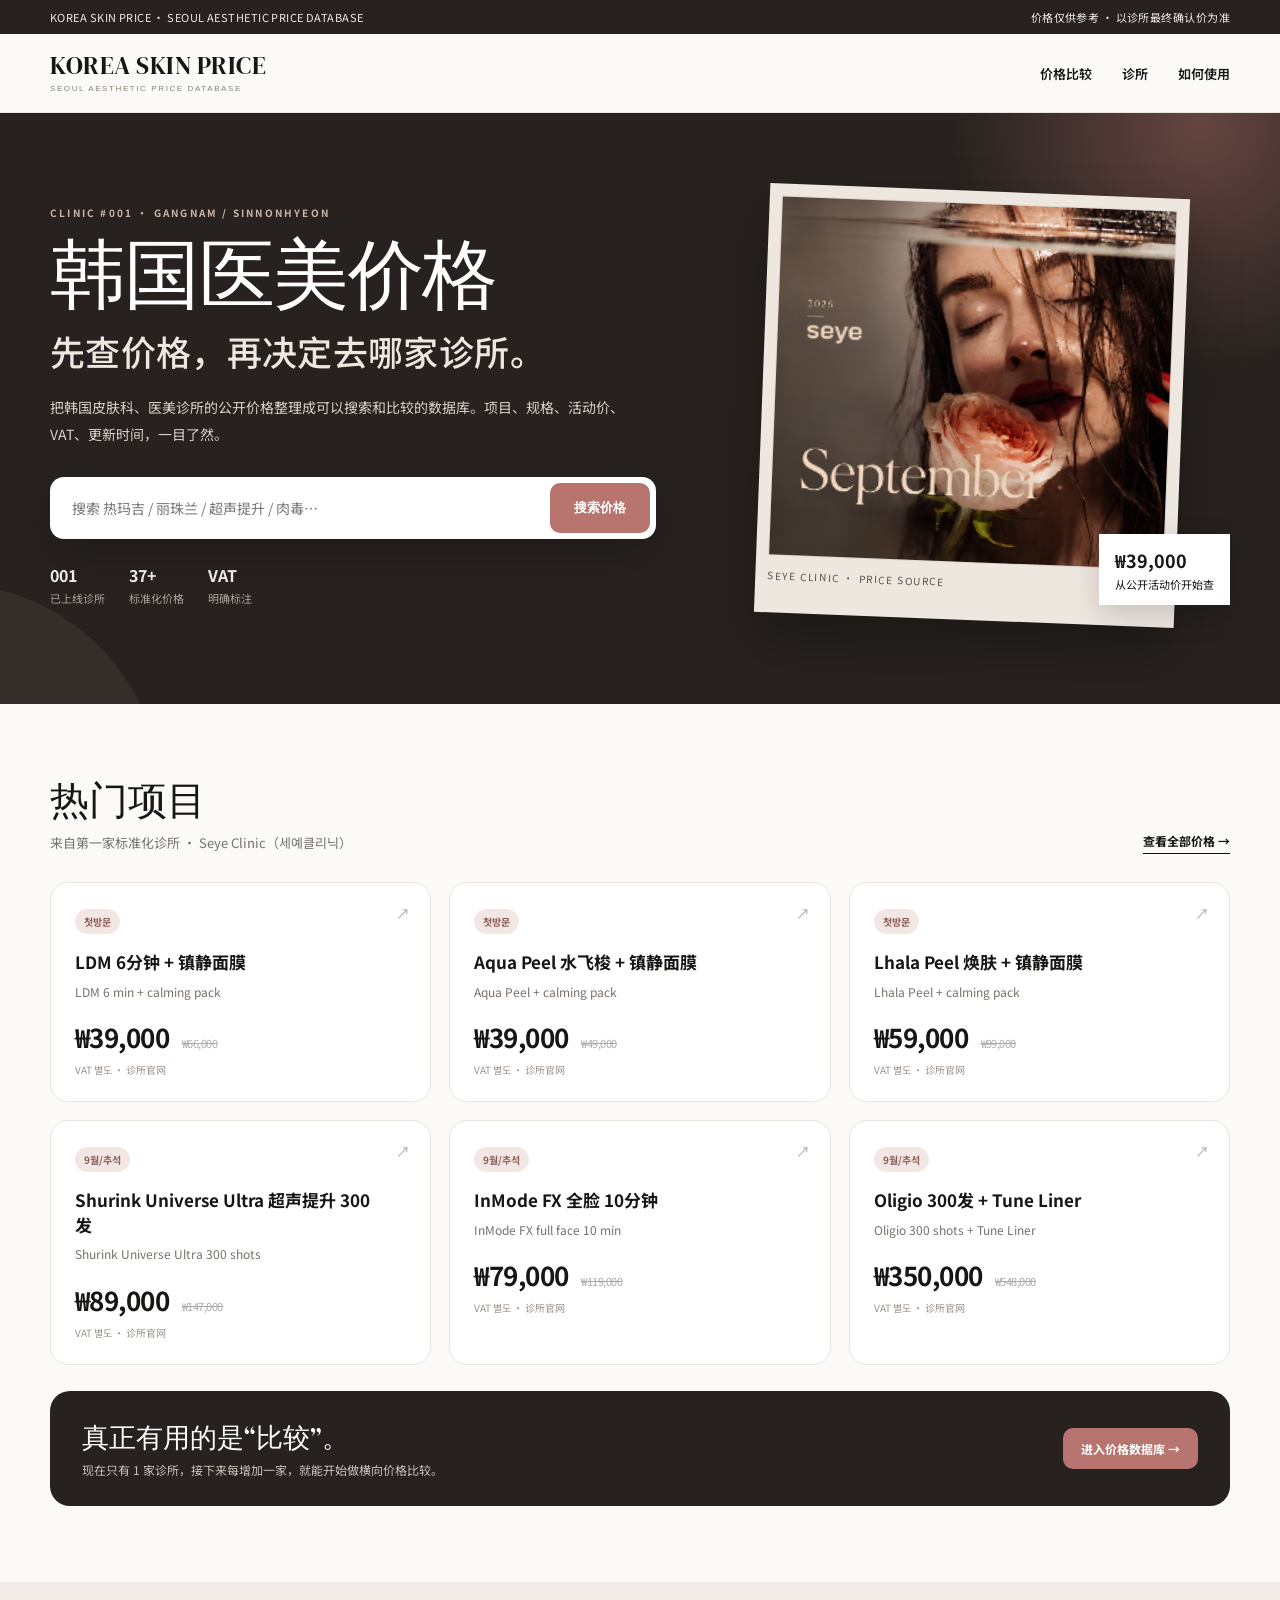
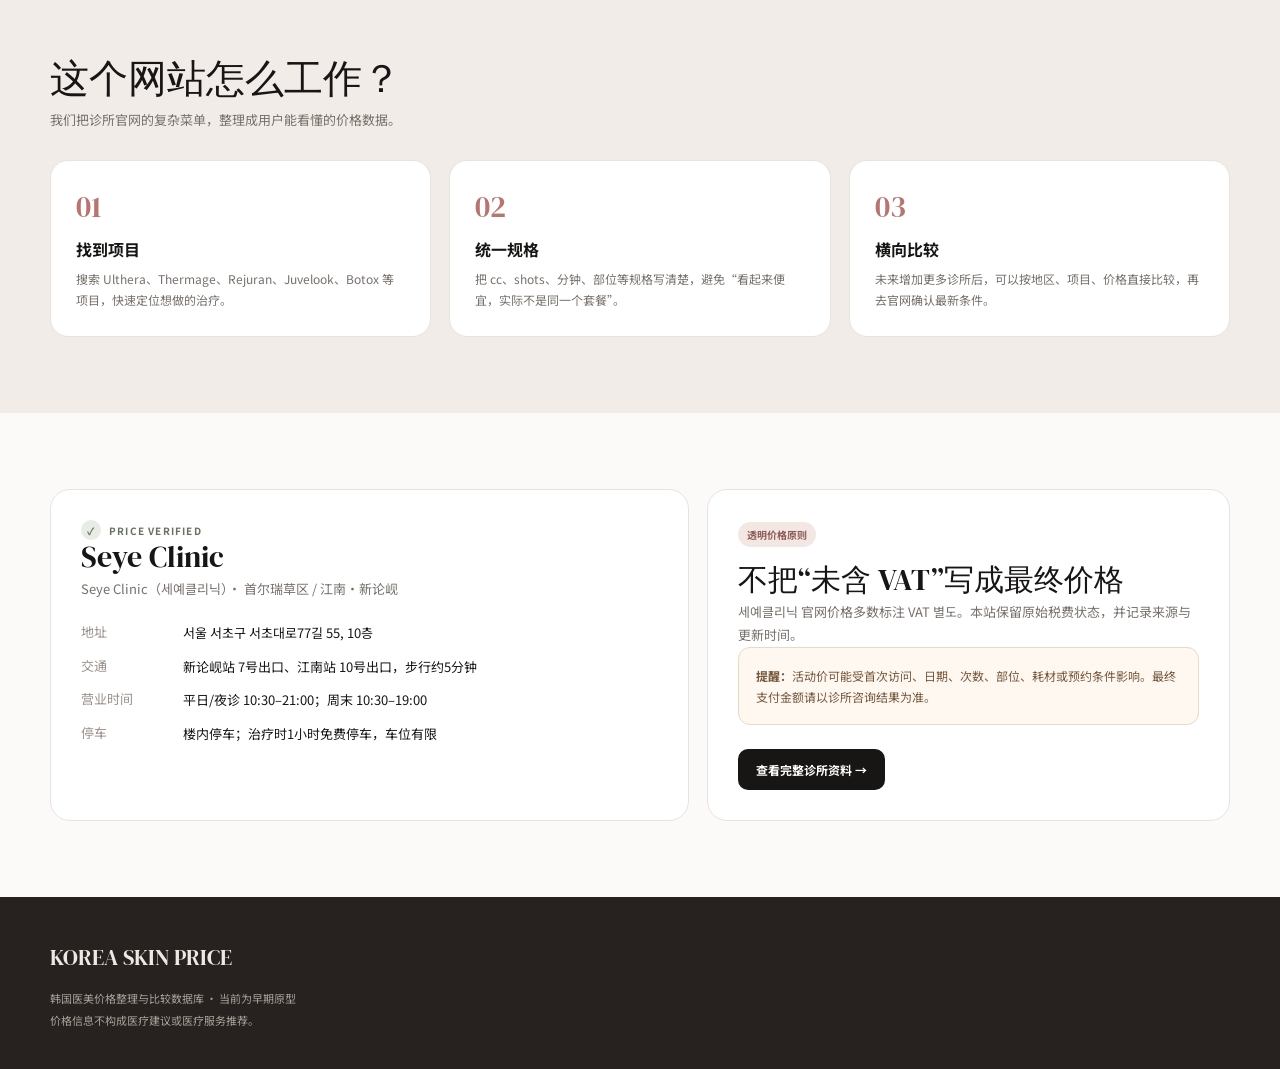
<file: index.html>
<!doctype html><html lang="zh-CN"><head><meta charset="utf-8"><meta name="viewport" content="width=device-width,initial-scale=1"><title>KOREA SKIN PRICE | 韩国医美价格比较</title><link rel="stylesheet" href="assets/style.css"></head><body>
<div class="topbar"><div class="container"><span>KOREA SKIN PRICE · SEOUL AESTHETIC PRICE DATABASE</span><span>价格仅供参考 · 以诊所最终确认价为准</span></div></div>
<nav class="nav"><div class="container navin"><a class="logo" href="index.html">KOREA SKIN PRICE<small>SEOUL AESTHETIC PRICE DATABASE</small></a><div class="navlinks"><a href="prices.html">价格比较</a><a href="clinic-seye.html">诊所</a><a href="how.html">如何使用</a></div></div></nav>
<section class="hero"><div class="container hero-grid"><div><div class="eyebrow">Clinic #001 · Gangnam / Sinnonhyeon</div><h1>韩国医美价格<span>先查价格，再决定去哪家诊所。</span></h1><p>把韩国皮肤科、医美诊所的公开价格整理成可以搜索和比较的数据库。项目、规格、活动价、VAT、更新时间，一目了然。</p><div class="searchbox"><input id="q" placeholder="搜索 热玛吉 / 丽珠兰 / 超声提升 / 肉毒…"><button onclick="goSearch()">搜索价格</button></div><div class="hero-note"><div><strong>001</strong>已上线诊所</div><div><strong>37+</strong>标准化价格</div><div><strong>VAT</strong>明确标注</div></div></div><div class="hero-visual"><div class="price-sheet"><img src="assets/seye-price-01.png" alt="Seye Clinic price list"><div class="sheet-label">SEYE CLINIC · PRICE SOURCE</div></div><div class="sheet-sticker"><b>₩39,000</b>从公开活动价开始查</div></div></div></section>
<section class="section"><div class="container"><div class="section-head"><div><h2>热门项目</h2><p>来自第一家标准化诊所 · Seye Clinic（세예클리닉）</p></div><a class="link-arrow" href="prices.html">查看全部价格 →</a></div><div class="grid">
<div class="card"><span class="tag">첫방문</span><h3>LDM 6分钟 + 镇静面膜</h3><p>LDM 6 min + calming pack</p><div class="price">₩39,000 <span class="old">₩66,000</span></div><div class="sub">VAT 별도 · 诊所官网</div></div>
<div class="card"><span class="tag">첫방문</span><h3>Aqua Peel 水飞梭 + 镇静面膜</h3><p>Aqua Peel + calming pack</p><div class="price">₩39,000 <span class="old">₩49,000</span></div><div class="sub">VAT 별도 · 诊所官网</div></div>
<div class="card"><span class="tag">첫방문</span><h3>Lhala Peel 焕肤 + 镇静面膜</h3><p>Lhala Peel + calming pack</p><div class="price">₩59,000 <span class="old">₩99,000</span></div><div class="sub">VAT 별도 · 诊所官网</div></div>
<div class="card"><span class="tag">9월/추석</span><h3>Shurink Universe Ultra 超声提升 300发</h3><p>Shurink Universe Ultra 300 shots</p><div class="price">₩89,000 <span class="old">₩147,000</span></div><div class="sub">VAT 별도 · 诊所官网</div></div>
<div class="card"><span class="tag">9월/추석</span><h3>InMode FX 全脸 10分钟</h3><p>InMode FX full face 10 min</p><div class="price">₩79,000 <span class="old">₩119,000</span></div><div class="sub">VAT 별도 · 诊所官网</div></div>
<div class="card"><span class="tag">9월/추석</span><h3>Oligio 300发 + Tune Liner</h3><p>Oligio 300 shots + Tune Liner</p><div class="price">₩350,000 <span class="old">₩548,000</span></div><div class="sub">VAT 별도 · 诊所官网</div></div>
</div><div class="compare-cta"><div><h3>真正有用的是“比较”。</h3><p>现在只有 1 家诊所，接下来每增加一家，就能开始做横向价格比较。</p></div><a class="btn rose" href="prices.html">进入价格数据库 →</a></div></div></section>
<section class="section alt"><div class="container"><div class="section-head"><div><h2>这个网站怎么工作？</h2><p>我们把诊所官网的复杂菜单，整理成用户能看懂的价格数据。</p></div></div><div class="steps"><div class="step"><div class="step-num">01</div><h3>找到项目</h3><p>搜索 Ulthera、Thermage、Rejuran、Juvelook、Botox 等项目，快速定位想做的治疗。</p></div><div class="step"><div class="step-num">02</div><h3>统一规格</h3><p>把 cc、shots、分钟、部位等规格写清楚，避免“看起来便宜，实际不是同一个套餐”。</p></div><div class="step"><div class="step-num">03</div><h3>横向比较</h3><p>未来增加更多诊所后，可以按地区、项目、价格直接比较，再去官网确认最新条件。</p></div></div></div></section>
<section class="section"><div class="container info"><div class="clinicbox"><div class="verified">PRICE VERIFIED</div><h2>Seye Clinic</h2><p class="lead">Seye Clinic（세예클리닉）· 首尔瑞草区 / 江南·新论岘</p><dl><dt>地址</dt><dd>서울 서초구 서초대로77길 55, 10층</dd><dt>交通</dt><dd>新论岘站 7号出口、江南站 10号出口，步行约5分钟</dd><dt>营业时间</dt><dd>平日/夜诊 10:30–21:00；周末 10:30–19:00</dd><dt>停车</dt><dd>楼内停车；治疗时1小时免费停车，车位有限</dd></dl></div><div class="clinicbox"><span class="tag">透明价格原则</span><h2>不把“未含 VAT”写成最终价格</h2><p class="lead">세예클리닉 官网价格多数标注 VAT 별도。本站保留原始税费状态，并记录来源与更新时间。</p><div class="notice"><b>提醒：</b>活动价可能受首次访问、日期、次数、部位、耗材或预约条件影响。最终支付金额请以诊所咨询结果为准。</div><br><a class="btn dark" href="clinic-seye.html">查看完整诊所资料 →</a></div></div></section>
<footer class="footer"><div class="container"><strong>KOREA SKIN PRICE</strong>韩国医美价格整理与比较数据库 · 当前为早期原型<br>价格信息不构成医疗建议或医疗服务推荐。</div></footer>
<script>function goSearch(){const q=document.getElementById('q').value.trim();location.href='prices.html'+(q?'?q='+encodeURIComponent(q):'')}</script></body></html>
</file>
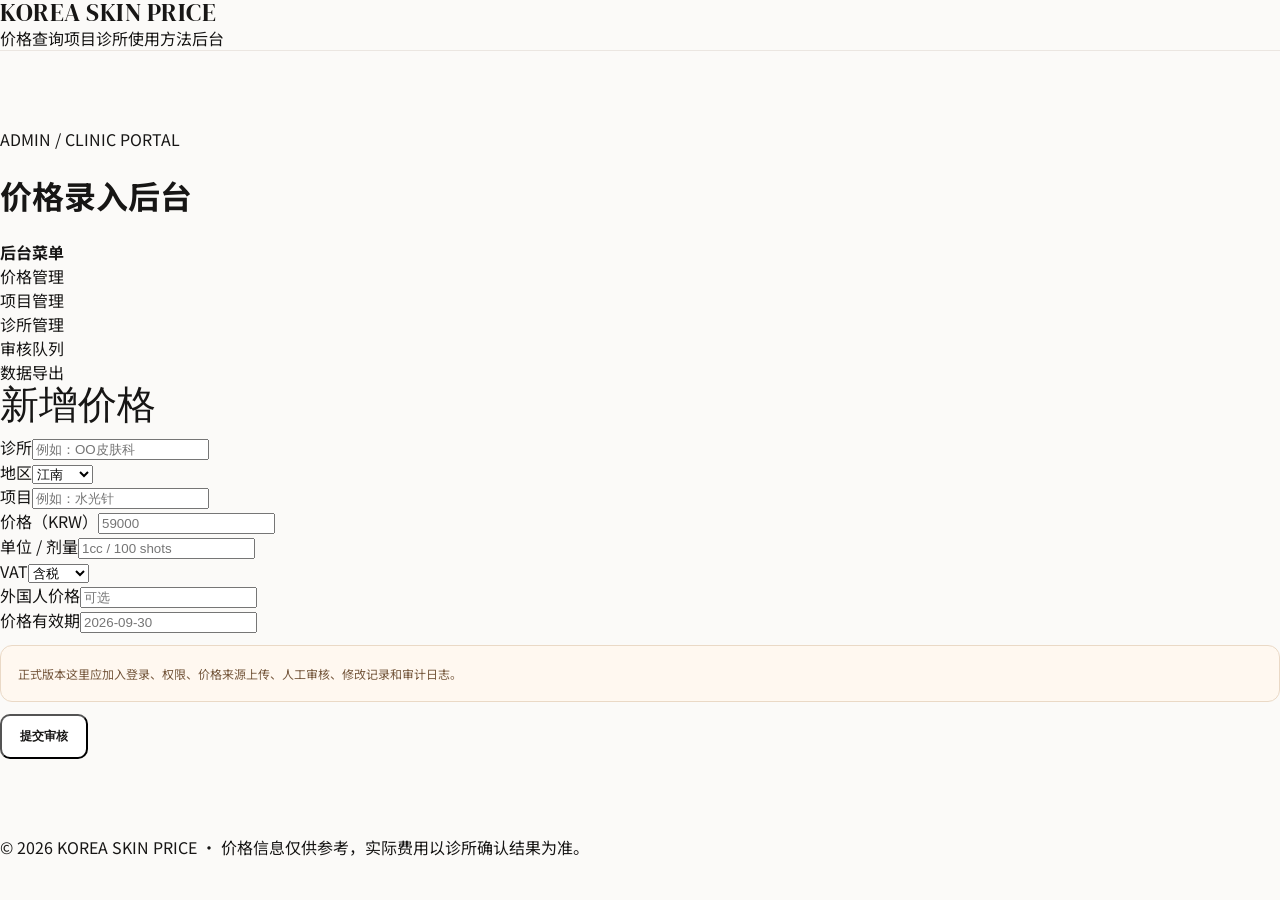
<file: admin.html>
<!doctype html><html lang="zh-CN"><head><meta charset="utf-8"><meta name="viewport" content="width=device-width,initial-scale=1"><title>后台录入 | KOREA SKIN PRICE</title><link rel="stylesheet" href="assets/style.css"></head><body>
<header><div class="wrap nav"><a class="logo" href="index.html">KOREA <span>SKIN</span> PRICE</a><nav class="menu"><a href="prices.html">价格查询</a><a href="treatments.html">项目</a><a href="clinics.html">诊所</a><a href="how.html">使用方法</a><a href="admin.html">后台</a></nav></div></header><main class="section"><div class="wrap"><div class="kicker">ADMIN / CLINIC PORTAL</div><h1>价格录入后台</h1><div class="admin"><aside class="side"><strong>后台菜单</strong><div>价格管理</div><div>项目管理</div><div>诊所管理</div><div>审核队列</div><div>数据导出</div></aside><section class="form"><h2>新增价格</h2><div class="formgrid"><div><label>诊所</label><input placeholder="例如：OO皮肤科"></div><div><label>地区</label><select><option>江南</option><option>明洞</option><option>狎鸥亭</option><option>弘大</option></select></div><div><label>项目</label><input placeholder="例如：水光针"></div><div><label>价格（KRW）</label><input placeholder="59000"></div><div><label>单位 / 剂量</label><input placeholder="1cc / 100 shots"></div><div><label>VAT</label><select><option>含税</option><option>未税</option><option>不明确</option></select></div><div><label>外国人价格</label><input placeholder="可选"></div><div><label>价格有效期</label><input placeholder="2026-09-30"></div></div><p class="notice">正式版本这里应加入登录、权限、价格来源上传、人工审核、修改记录和审计日志。</p><button class="btn" onclick="alert('Demo：已提交审核队列')">提交审核</button></section></div></div></main><footer><div class="wrap">© 2026 KOREA SKIN PRICE · 价格信息仅供参考，实际费用以诊所确认结果为准。</div></footer><script></script></body></html>
</file>
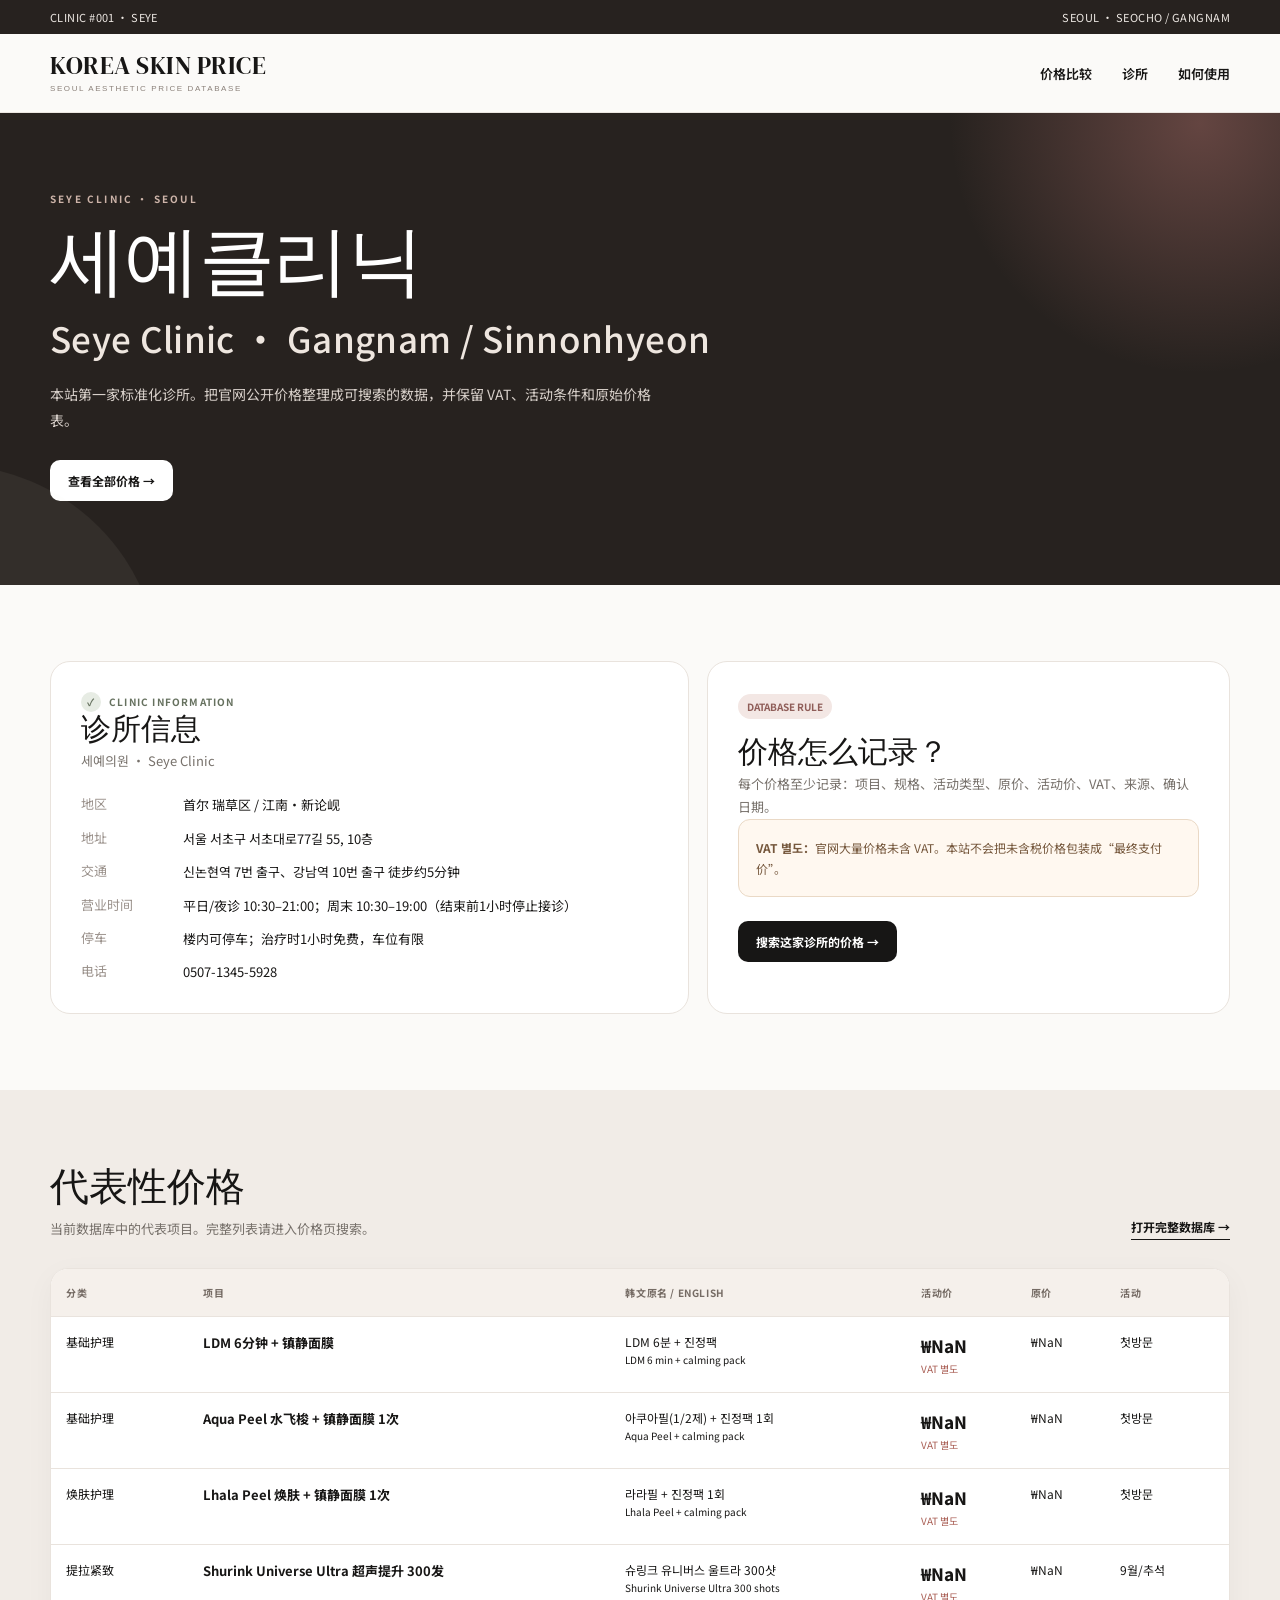
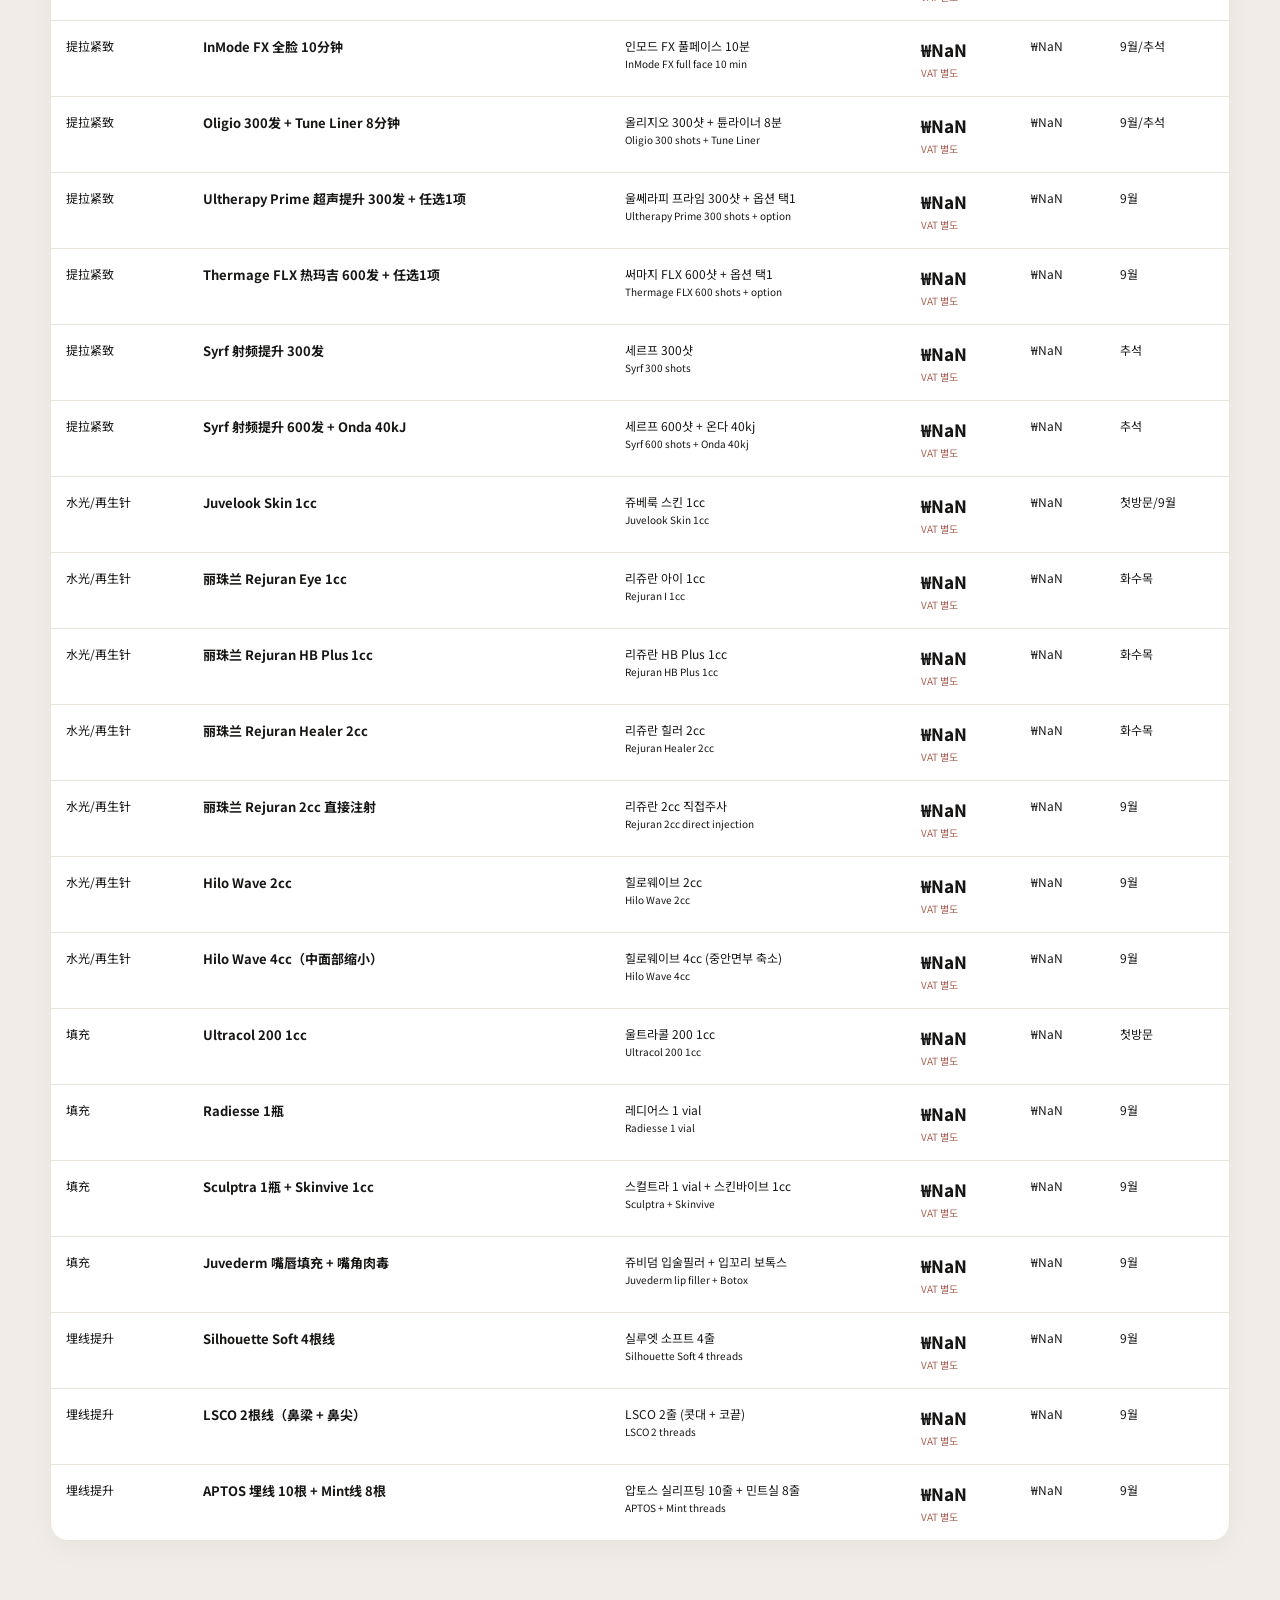
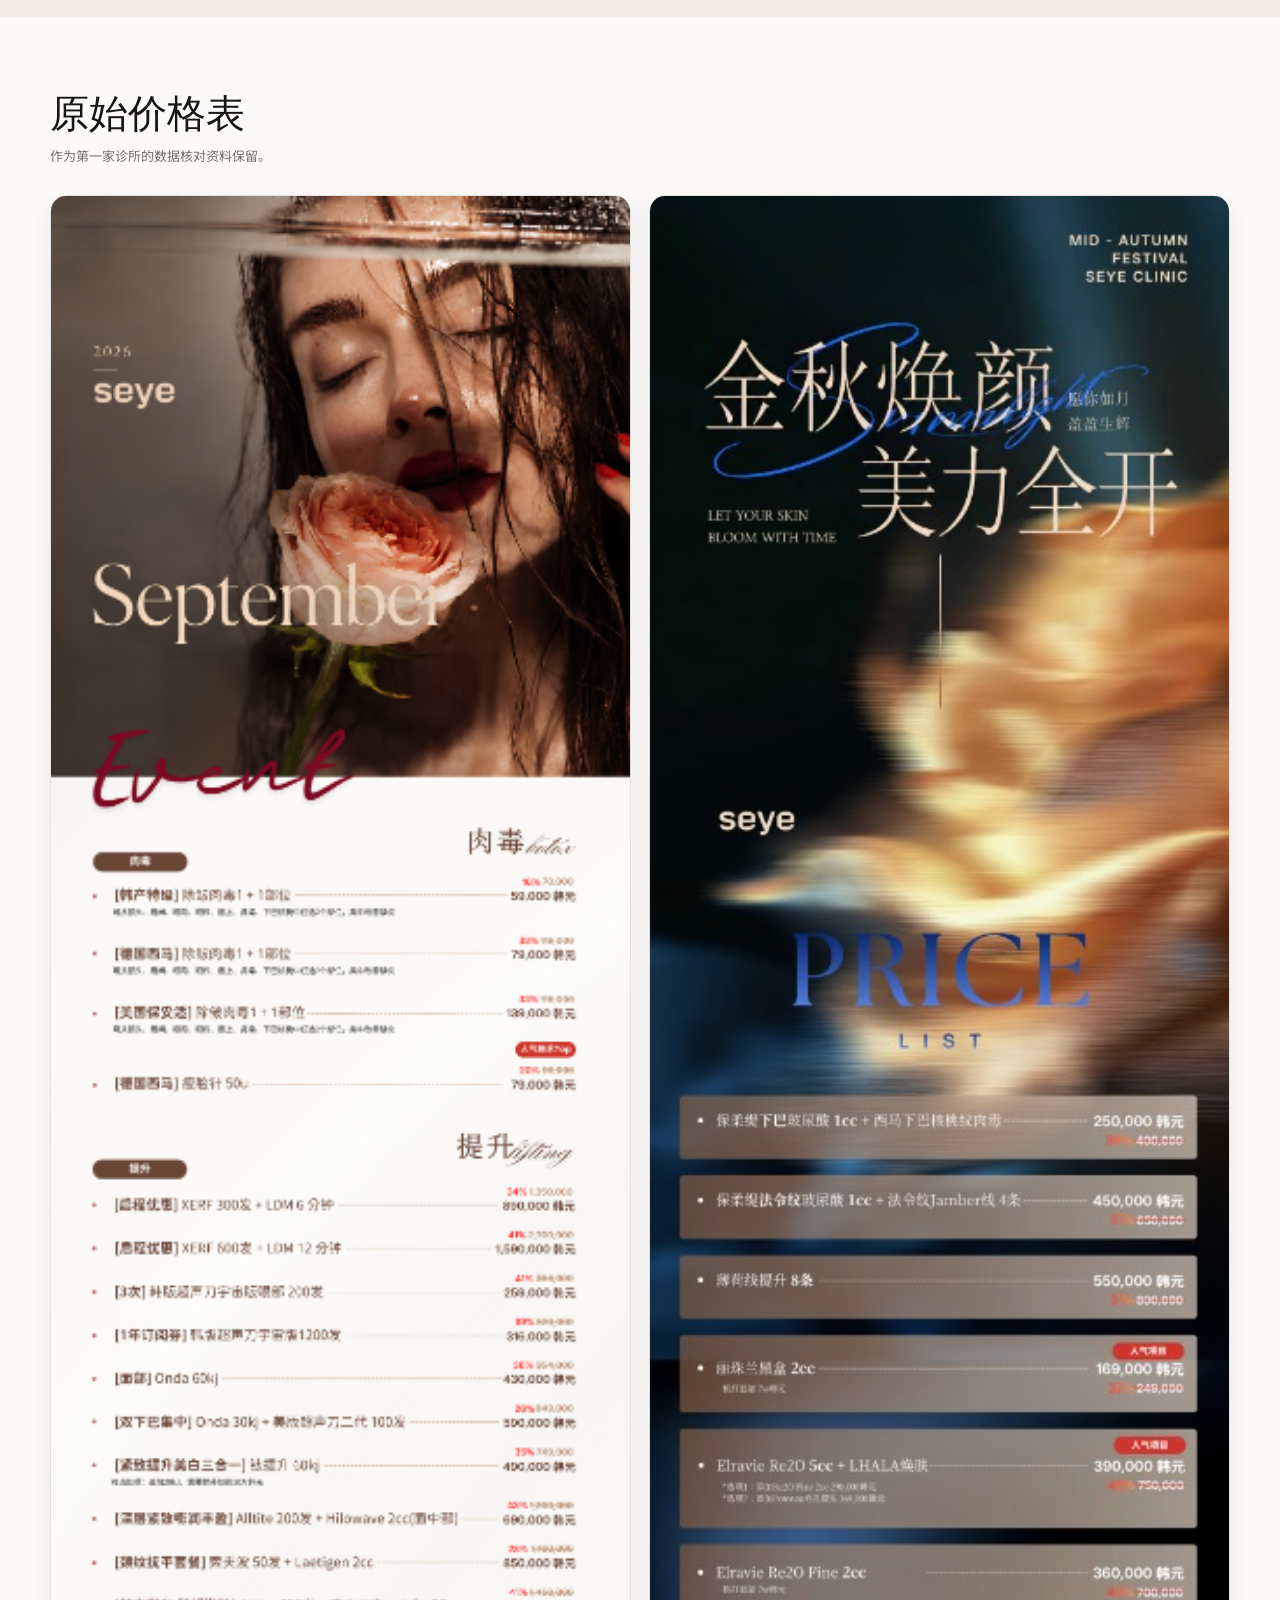
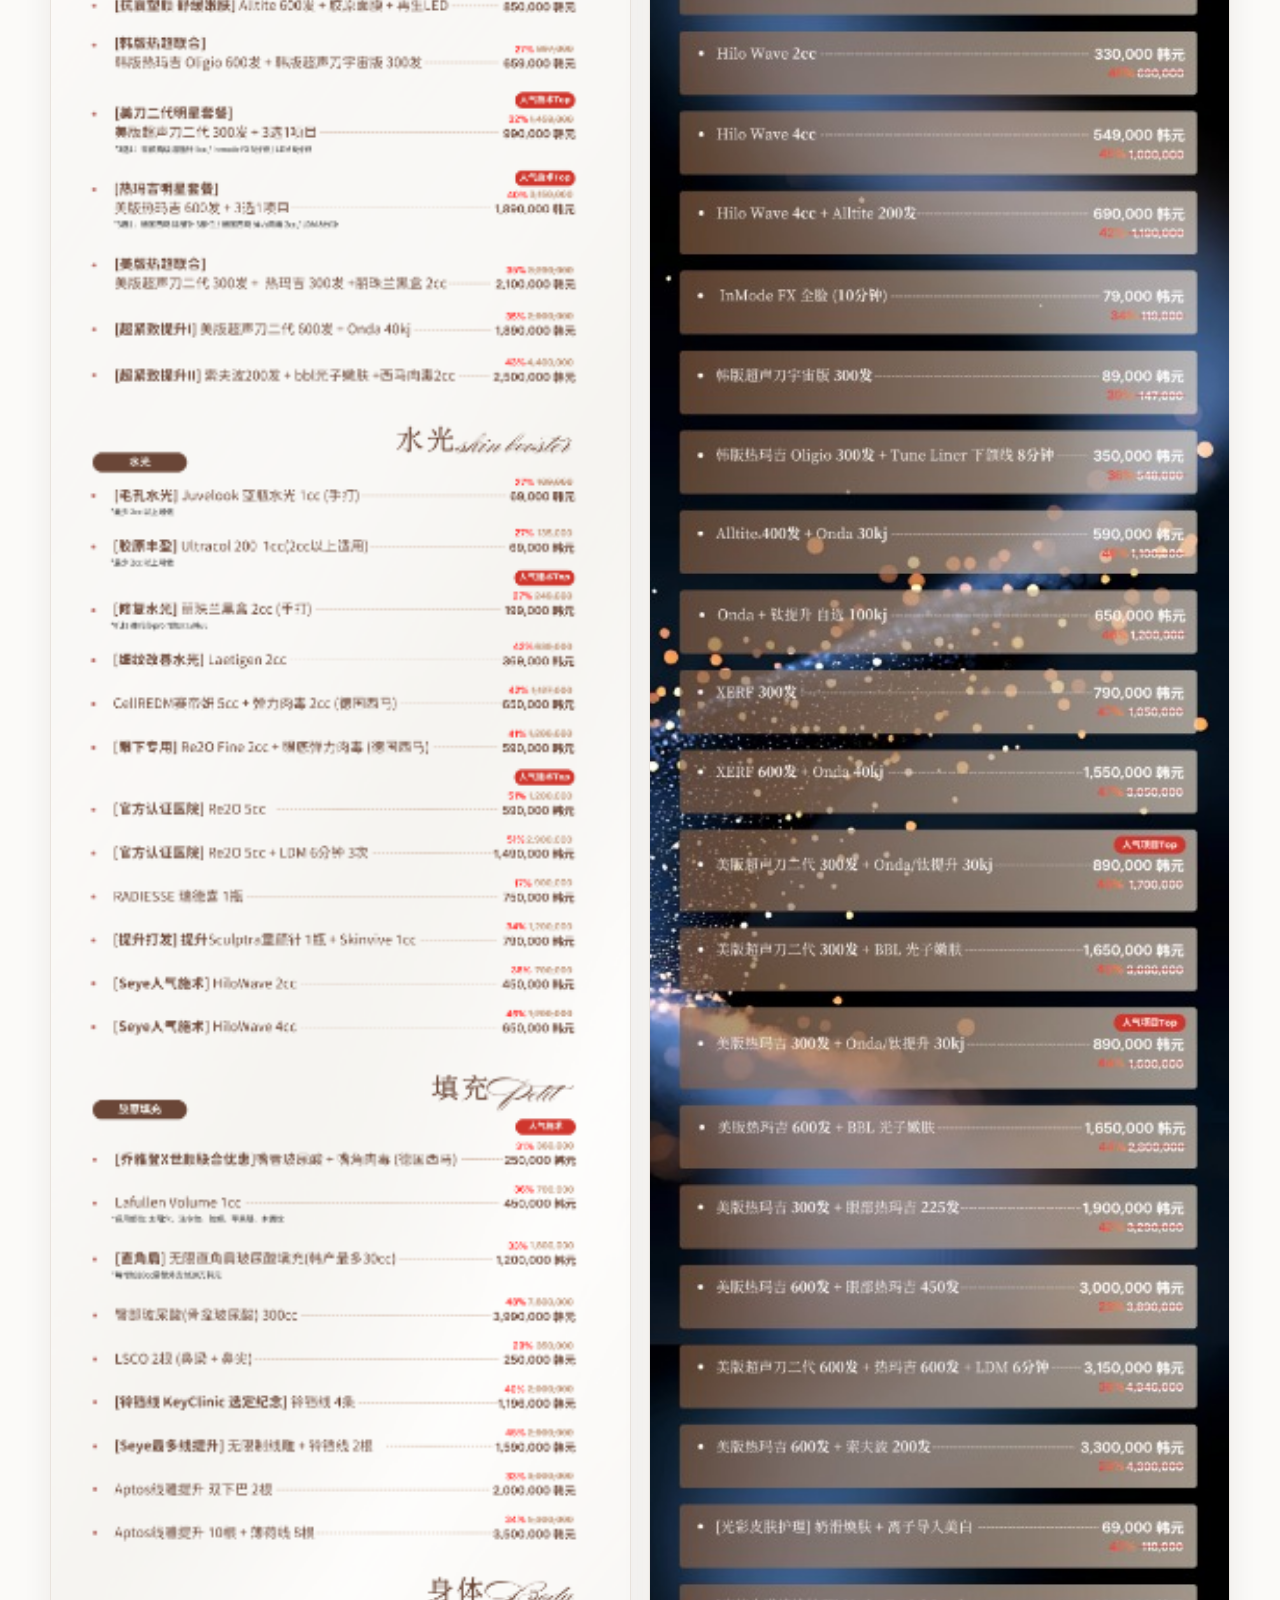
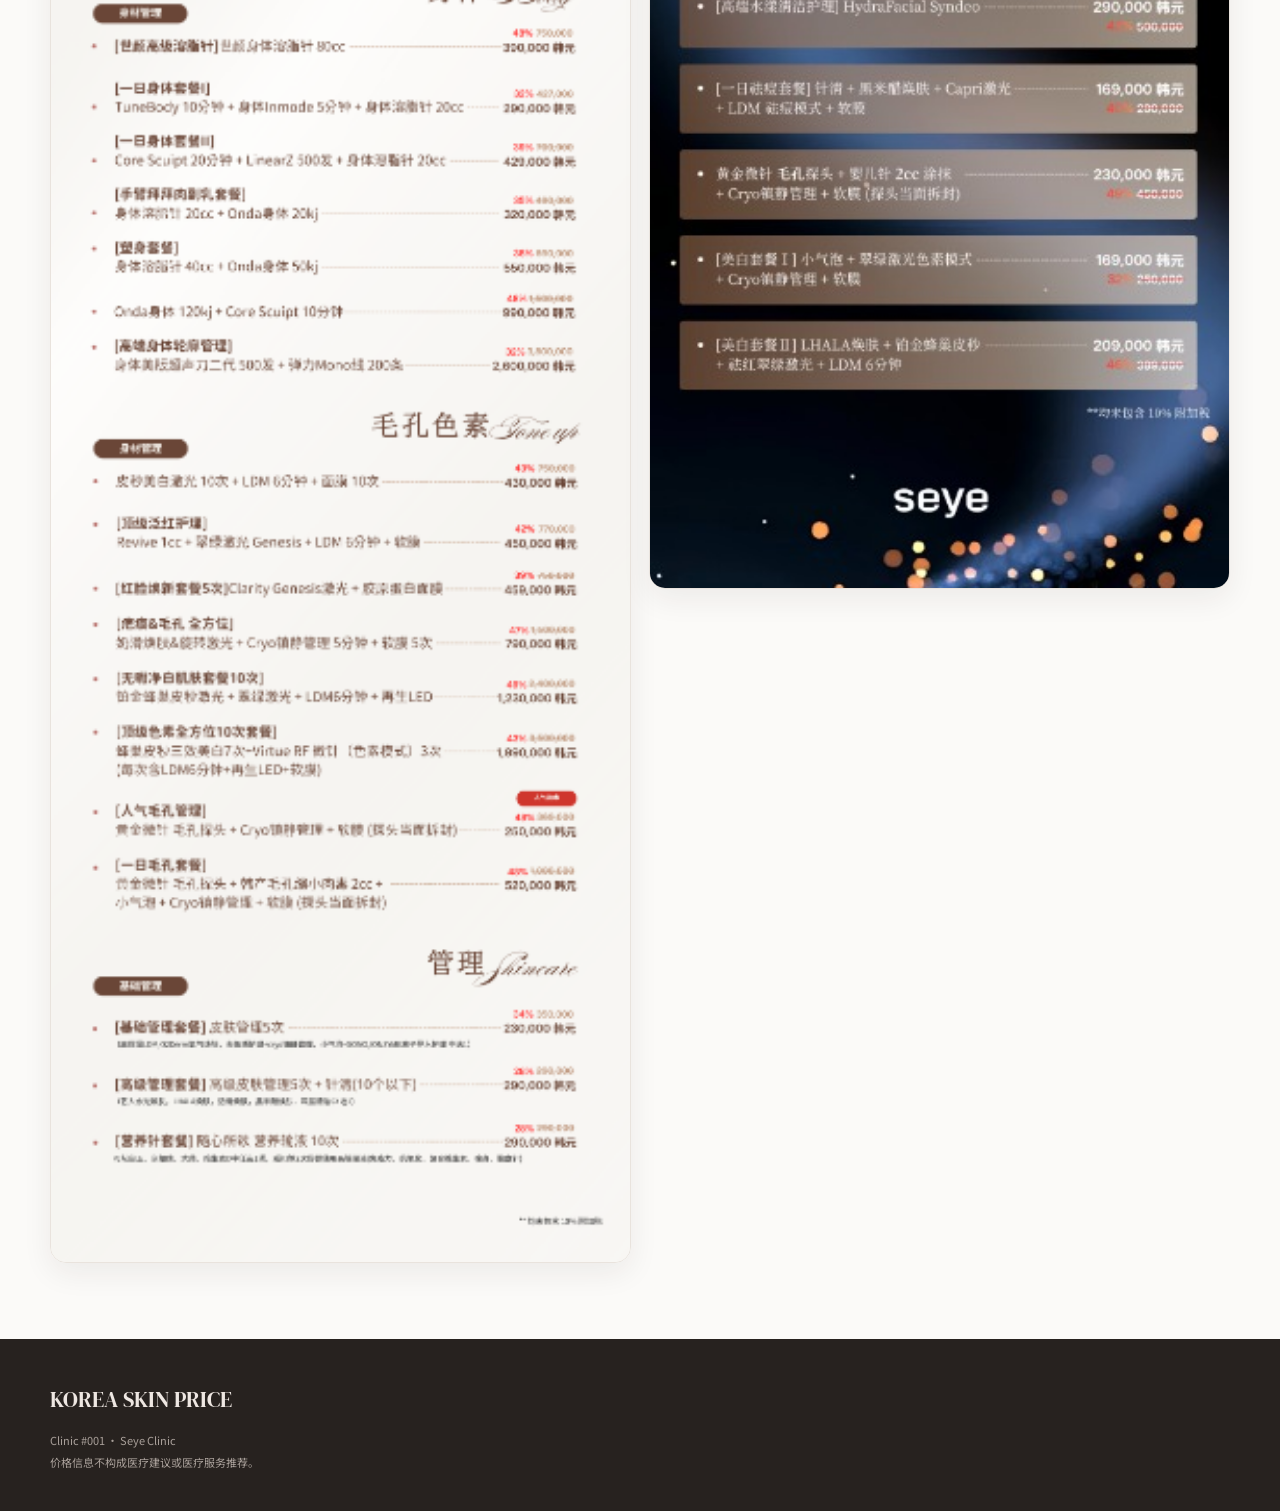
<file: clinic-seye.html>
<!doctype html><html lang="zh-CN"><head><meta charset="utf-8"><meta name="viewport" content="width=device-width,initial-scale=1"><title>세예클리닉 | KOREA SKIN PRICE</title><link rel="stylesheet" href="assets/style.css"></head><body>
<div class="topbar"><div class="container"><span>CLINIC #001 · SEYE</span><span>SEOUL · SEOCHO / GANGNAM</span></div></div><nav class="nav"><div class="container navin"><a class="logo" href="index.html">KOREA SKIN PRICE<small>SEOUL AESTHETIC PRICE DATABASE</small></a><div class="navlinks"><a href="prices.html">价格比较</a><a href="clinic-seye.html">诊所</a><a href="how.html">如何使用</a></div></div></nav>
<section class="hero"><div class="container"><div class="eyebrow">SEYE CLINIC · SEOUL</div><h1>세예클리닉<span>Seye Clinic · Gangnam / Sinnonhyeon</span></h1><p>本站第一家标准化诊所。把官网公开价格整理成可搜索的数据，并保留 VAT、活动条件和原始价格表。</p><div style="margin-top:26px"><a class="btn" href="prices.html">查看全部价格 →</a></div></div></section>
<section class="section"><div class="container info"><div class="clinicbox"><div class="verified">CLINIC INFORMATION</div><h2>诊所信息</h2><p class="lead">세예의원 · Seye Clinic</p><dl><dt>地区</dt><dd>首尔 瑞草区 / 江南·新论岘</dd><dt>地址</dt><dd>서울 서초구 서초대로77길 55, 10층</dd><dt>交通</dt><dd>신논현역 7번 출구、강남역 10번 출구 徒步约5分钟</dd><dt>营业时间</dt><dd>平日/夜诊 10:30–21:00；周末 10:30–19:00（结束前1小时停止接诊）</dd><dt>停车</dt><dd>楼内可停车；治疗时1小时免费，车位有限</dd><dt>电话</dt><dd>0507-1345-5928</dd></dl></div><div class="clinicbox"><span class="tag">DATABASE RULE</span><h2>价格怎么记录？</h2><p class="lead">每个价格至少记录：项目、规格、活动类型、原价、活动价、VAT、来源、确认日期。</p><div class="notice"><b>VAT 별도：</b>官网大量价格未含 VAT。本站不会把未含税价格包装成“最终支付价”。</div><br><a class="btn dark" href="prices.html">搜索这家诊所的价格 →</a></div></div></section>
<section class="section alt"><div class="container"><div class="section-head"><div><h2>代表性价格</h2><p>当前数据库中的代表项目。完整列表请进入价格页搜索。</p></div><a class="link-arrow" href="prices.html">打开完整数据库 →</a></div><div class="tablewrap"><table><thead><tr><th>分类</th><th>项目</th><th>韩文原名 / English</th><th>活动价</th><th>原价</th><th>活动</th></tr></thead><tbody id="tbody"></tbody></table></div></div></section>
<section class="section"><div class="container"><div class="section-head"><div><h2>原始价格表</h2><p>作为第一家诊所的数据核对资料保留。</p></div></div><div class="gallery"><img src="assets/seye-price-01.png" alt="세예价格表 1"><img src="assets/seye-price-02.jpg" alt="세예价格表 2"></div></div></section>
<footer class="footer"><div class="container"><strong>KOREA SKIN PRICE</strong>Clinic #001 · Seye Clinic<br>价格信息不构成医疗建议或医疗服务推荐。</div></footer>
<script src="assets/data.js"></script><script>document.getElementById('tbody').innerHTML=prices.slice(0,24).map(p=>`<tr><td>${p.cat_zh}</td><td><div class="kr">${p.zh}</div></td><td><div>${p.kr}</div><small>${p.en}</small></td><td><span class="sale">₩${Number(p.sale).toLocaleString()}</span><div class="vat">VAT 별도</div></td><td>₩${Number(p.old).toLocaleString()}</td><td>${p.tag}</td></tr>`).join('');</script></body></html>
</file>
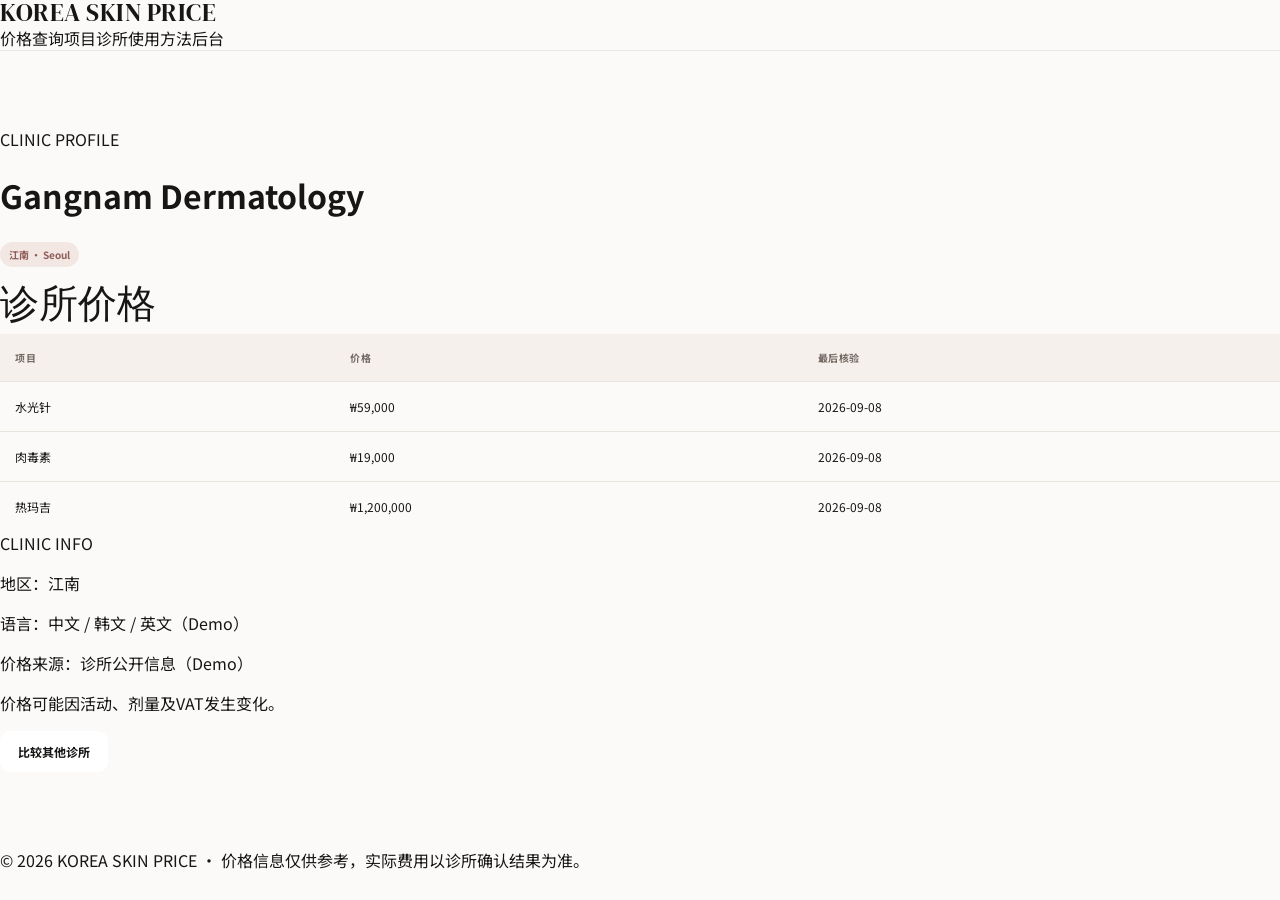
<file: clinic.html>
<!doctype html><html lang="zh-CN"><head><meta charset="utf-8"><meta name="viewport" content="width=device-width,initial-scale=1"><title>诊所详情 | KOREA SKIN PRICE</title><link rel="stylesheet" href="assets/style.css"></head><body>
<header><div class="wrap nav"><a class="logo" href="index.html">KOREA <span>SKIN</span> PRICE</a><nav class="menu"><a href="prices.html">价格查询</a><a href="treatments.html">项目</a><a href="clinics.html">诊所</a><a href="how.html">使用方法</a><a href="admin.html">后台</a></nav></div></header><main class="section"><div class="wrap"><div class="kicker">CLINIC PROFILE</div><h1>Gangnam Dermatology</h1><div class="detail"><div class="panel"><span class="tag">江南 · Seoul</span><h2>诊所价格</h2><table class="table"><tr><th>项目</th><th>价格</th><th>最后核验</th></tr><tr><td>水光针</td><td>₩59,000</td><td>2026-09-08</td></tr><tr><td>肉毒素</td><td>₩19,000</td><td>2026-09-08</td></tr><tr><td>热玛吉</td><td>₩1,200,000</td><td>2026-09-08</td></tr></table></div><div class="panel"><div class="kicker">CLINIC INFO</div><p class="muted">地区：江南</p><p class="muted">语言：中文 / 韩文 / 英文（Demo）</p><p class="muted">价格来源：诊所公开信息（Demo）</p><p class="muted">价格可能因活动、剂量及VAT发生变化。</p><a class="btn" href="prices.html">比较其他诊所</a></div></div></div></main><footer><div class="wrap">© 2026 KOREA SKIN PRICE · 价格信息仅供参考，实际费用以诊所确认结果为准。</div></footer><script></script></body></html>
</file>
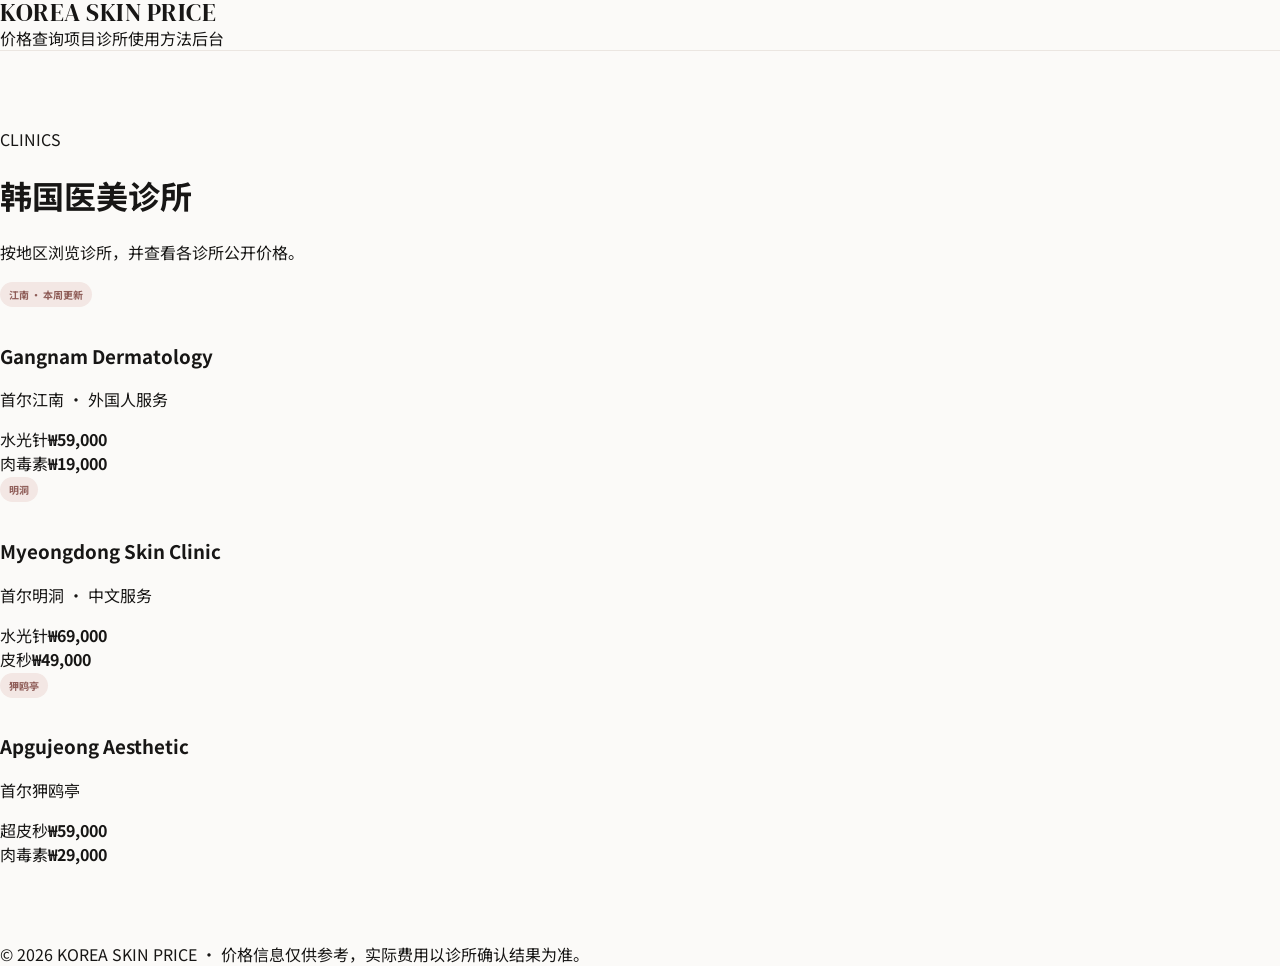
<file: clinics.html>
<!doctype html><html lang="zh-CN"><head><meta charset="utf-8"><meta name="viewport" content="width=device-width,initial-scale=1"><title>诊所列表 | KOREA SKIN PRICE</title><link rel="stylesheet" href="assets/style.css"></head><body>
<header><div class="wrap nav"><a class="logo" href="index.html">KOREA <span>SKIN</span> PRICE</a><nav class="menu"><a href="prices.html">价格查询</a><a href="treatments.html">项目</a><a href="clinics.html">诊所</a><a href="how.html">使用方法</a><a href="admin.html">后台</a></nav></div></header><main class="section"><div class="wrap"><div class="kicker">CLINICS</div><h1>韩国医美诊所</h1><p class="muted">按地区浏览诊所，并查看各诊所公开价格。</p><div class="clinicgrid"><a class="clinic" href="clinic.html"><span class="tag">江南 · 本周更新</span><h3>Gangnam Dermatology</h3><p class="muted">首尔江南 · 外国人服务</p><div class="line"></div><div class="row"><span>水光针</span><b>₩59,000</b></div><div class="row"><span>肉毒素</span><b>₩19,000</b></div></a><a class="clinic" href="clinic.html"><span class="tag">明洞</span><h3>Myeongdong Skin Clinic</h3><p class="muted">首尔明洞 · 中文服务</p><div class="line"></div><div class="row"><span>水光针</span><b>₩69,000</b></div><div class="row"><span>皮秒</span><b>₩49,000</b></div></a><a class="clinic" href="clinic.html"><span class="tag">狎鸥亭</span><h3>Apgujeong Aesthetic</h3><p class="muted">首尔狎鸥亭</p><div class="line"></div><div class="row"><span>超皮秒</span><b>₩59,000</b></div><div class="row"><span>肉毒素</span><b>₩29,000</b></div></a></div></div></main><footer><div class="wrap">© 2026 KOREA SKIN PRICE · 价格信息仅供参考，实际费用以诊所确认结果为准。</div></footer><script></script></body></html>
</file>
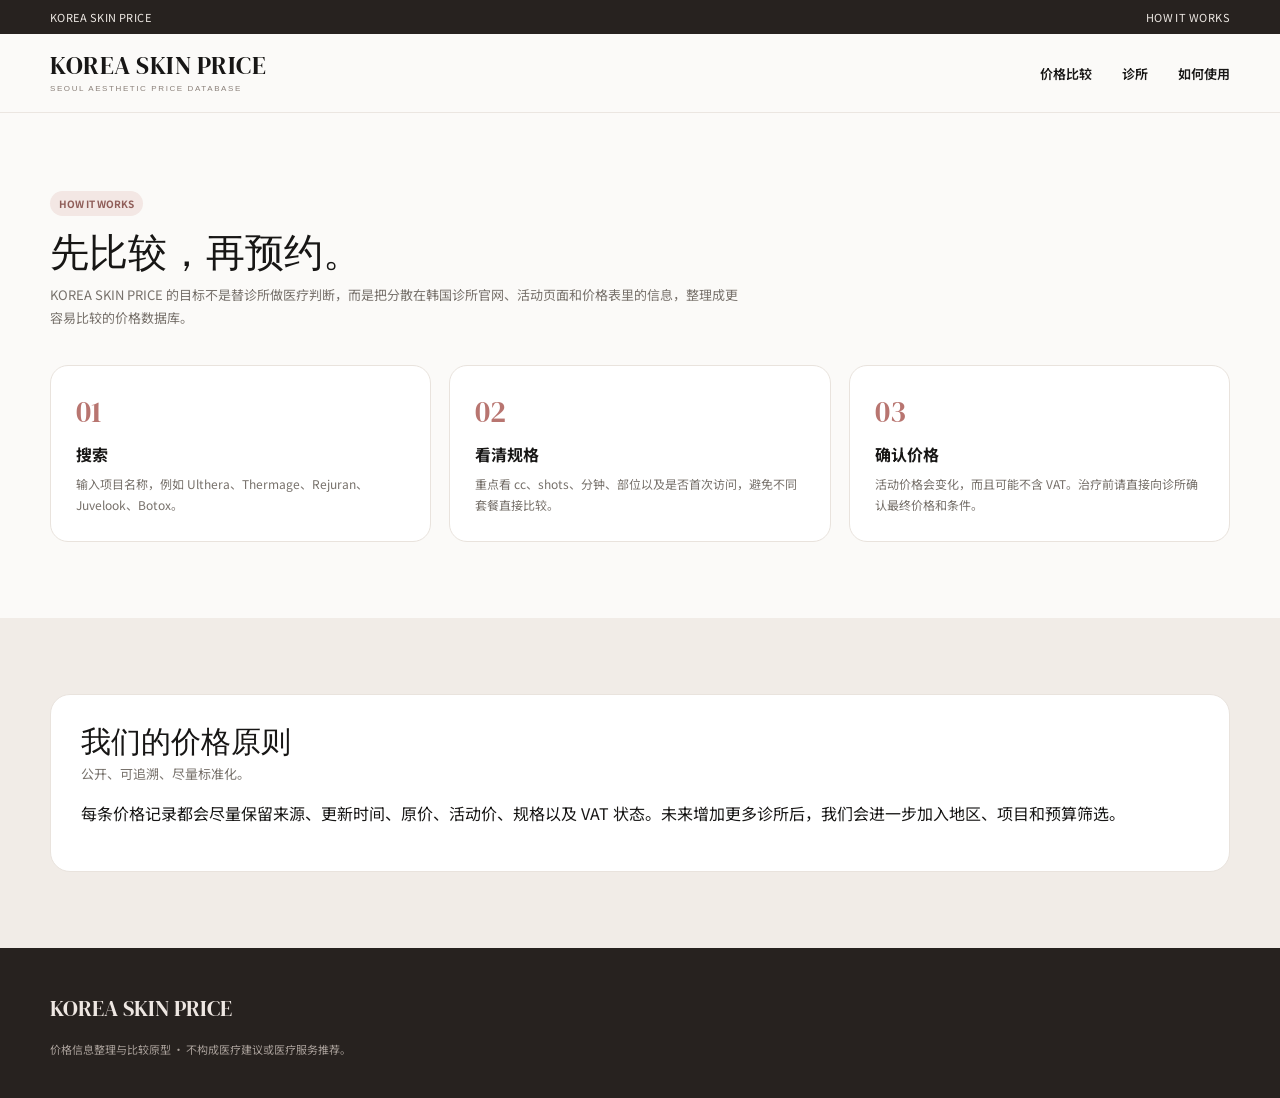
<file: how.html>
<!doctype html><html lang="zh-CN"><head><meta charset="utf-8"><meta name="viewport" content="width=device-width,initial-scale=1"><title>如何使用 | KOREA SKIN PRICE</title><link rel="stylesheet" href="assets/style.css"></head><body><div class="topbar"><div class="container"><span>KOREA SKIN PRICE</span><span>HOW IT WORKS</span></div></div><nav class="nav"><div class="container navin"><a class="logo" href="index.html">KOREA SKIN PRICE<small>SEOUL AESTHETIC PRICE DATABASE</small></a><div class="navlinks"><a href="prices.html">价格比较</a><a href="clinic-seye.html">诊所</a><a href="how.html">如何使用</a></div></div></nav><section class="section"><div class="container"><span class="tag">HOW IT WORKS</span><h2>先比较，再预约。</h2><p class="lead" style="max-width:700px">KOREA SKIN PRICE 的目标不是替诊所做医疗判断，而是把分散在韩国诊所官网、活动页面和价格表里的信息，整理成更容易比较的价格数据库。</p><div class="steps" style="margin-top:35px"><div class="step"><div class="step-num">01</div><h3>搜索</h3><p>输入项目名称，例如 Ulthera、Thermage、Rejuran、Juvelook、Botox。</p></div><div class="step"><div class="step-num">02</div><h3>看清规格</h3><p>重点看 cc、shots、分钟、部位以及是否首次访问，避免不同套餐直接比较。</p></div><div class="step"><div class="step-num">03</div><h3>确认价格</h3><p>活动价格会变化，而且可能不含 VAT。治疗前请直接向诊所确认最终价格和条件。</p></div></div></div></section><section class="section alt"><div class="container"><div class="clinicbox"><h2>我们的价格原则</h2><p class="lead">公开、可追溯、尽量标准化。</p><p>每条价格记录都会尽量保留来源、更新时间、原价、活动价、规格以及 VAT 状态。未来增加更多诊所后，我们会进一步加入地区、项目和预算筛选。</p></div></div></section><footer class="footer"><div class="container"><strong>KOREA SKIN PRICE</strong>价格信息整理与比较原型 · 不构成医疗建议或医疗服务推荐。</div></footer></body></html>
</file>
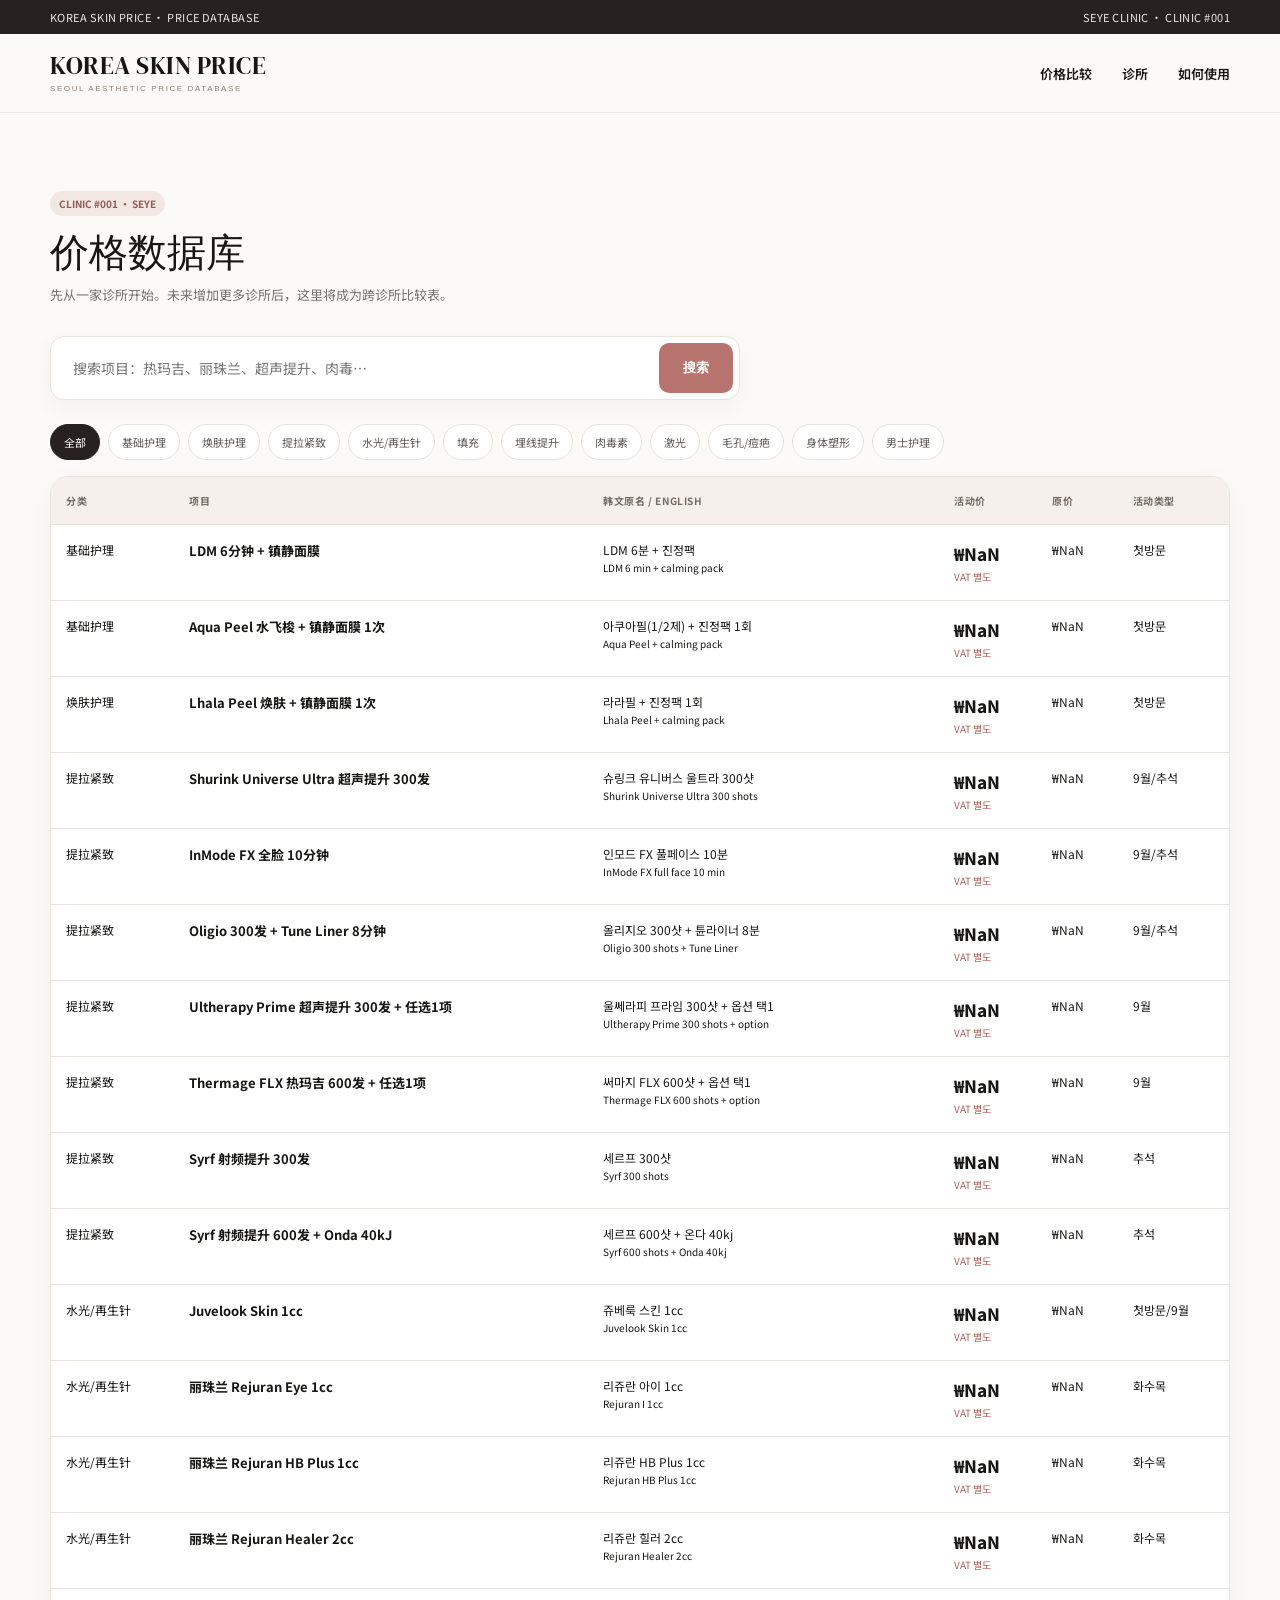
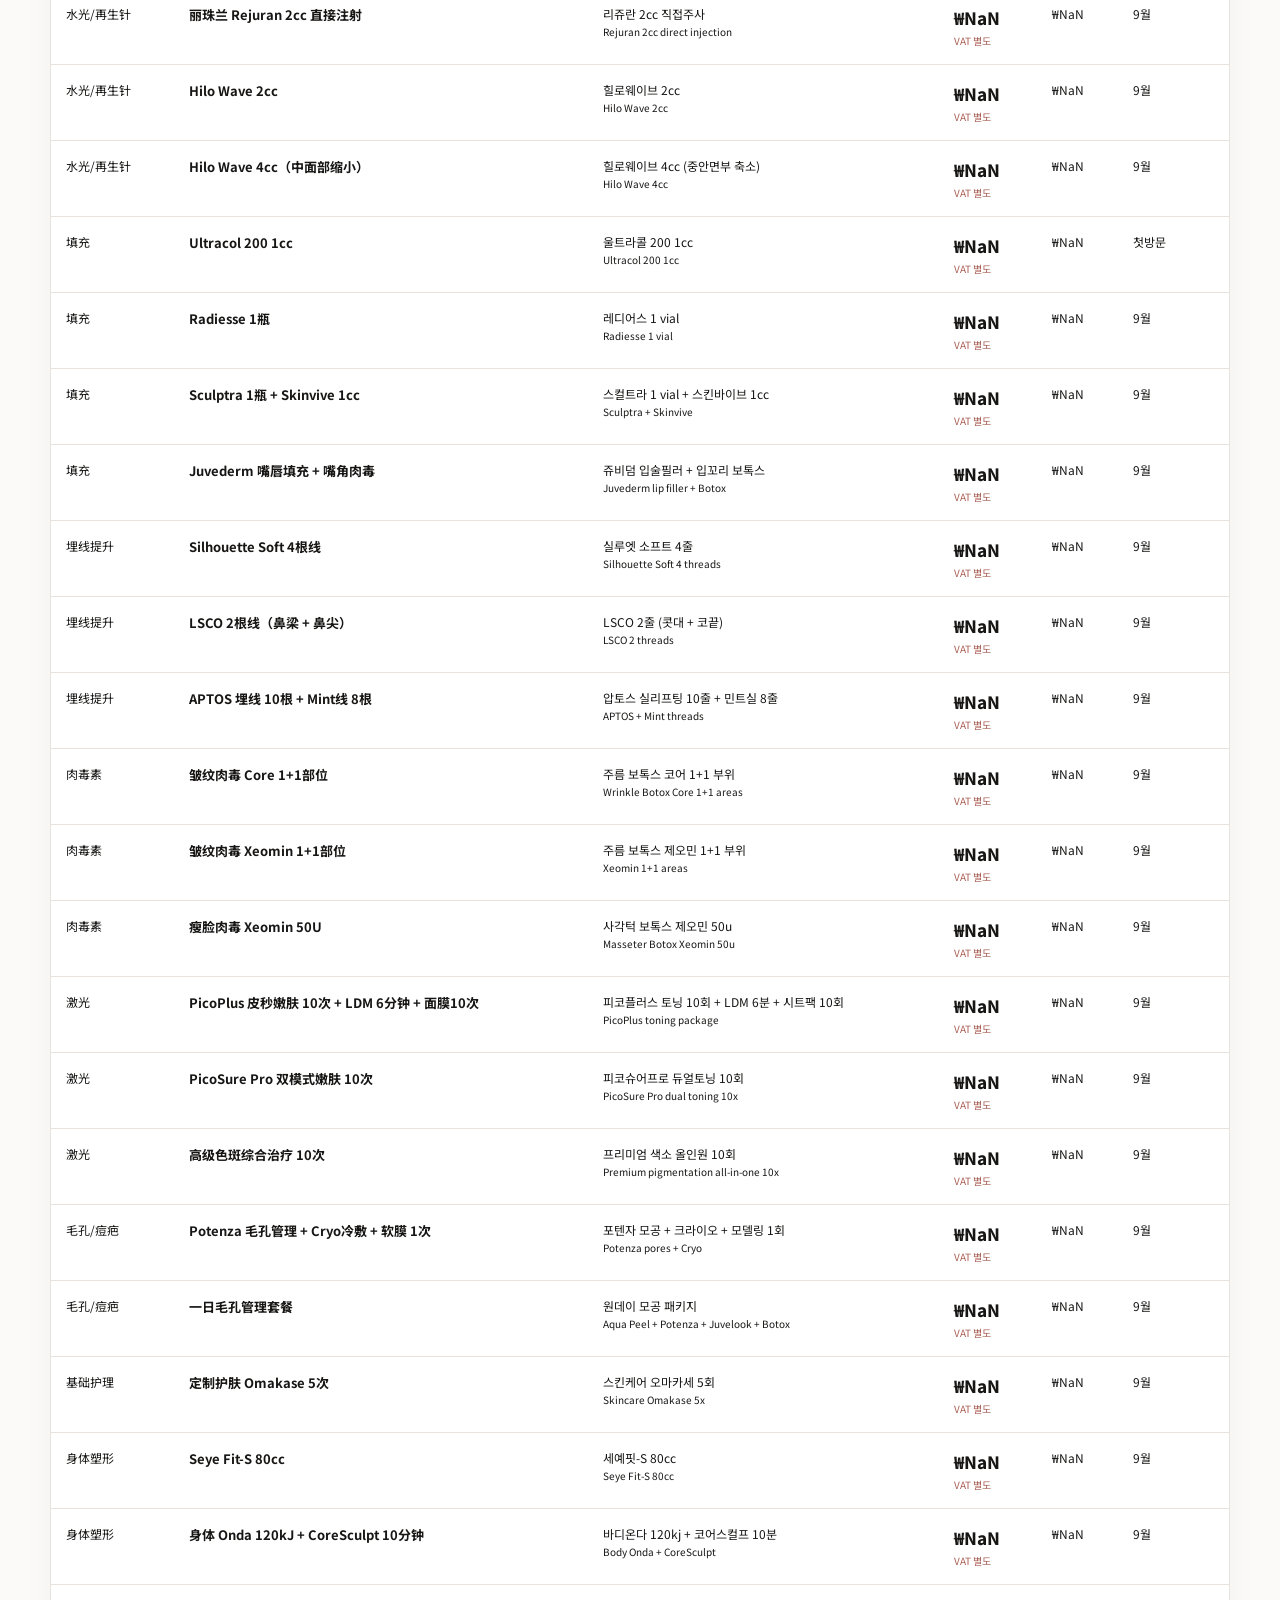
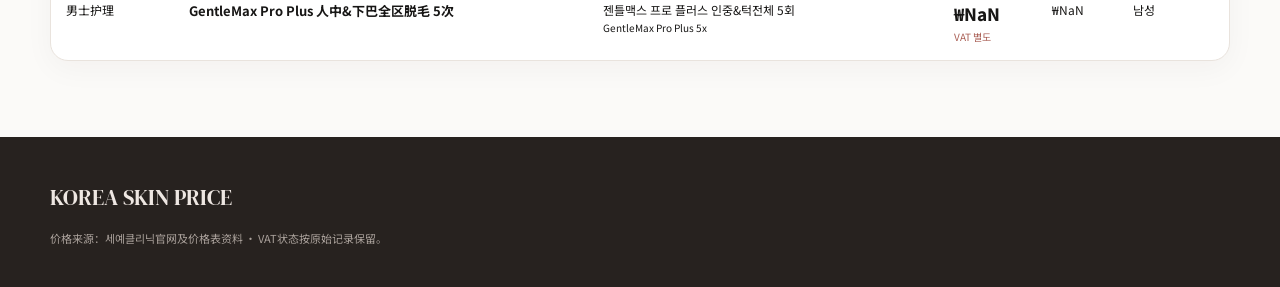
<file: prices.html>
<!doctype html><html lang="zh-CN"><head><meta charset="utf-8"><meta name="viewport" content="width=device-width,initial-scale=1"><title>价格比较 | KOREA SKIN PRICE</title><link rel="stylesheet" href="assets/style.css"></head><body>
<div class="topbar"><div class="container"><span>KOREA SKIN PRICE · PRICE DATABASE</span><span>SEYE CLINIC · CLINIC #001</span></div></div><nav class="nav"><div class="container navin"><a class="logo" href="index.html">KOREA SKIN PRICE<small>SEOUL AESTHETIC PRICE DATABASE</small></a><div class="navlinks"><a href="prices.html">价格比较</a><a href="clinic-seye.html">诊所</a><a href="how.html">如何使用</a></div></div></nav>
<section class="section"><div class="container"><div class="section-head"><div><span class="tag">CLINIC #001 · SEYE</span><h2>价格数据库</h2><p>先从一家诊所开始。未来增加更多诊所后，这里将成为跨诊所比较表。</p></div></div><div class="searchbox" style="border:1px solid var(--line);box-shadow:0 8px 25px rgba(40,30,25,.04)"><input id="q" placeholder="搜索项目：热玛吉、丽珠兰、超声提升、肉毒…"><button onclick="render()">搜索</button></div><div class="pricebar" id="filters"></div><div class="tablewrap"><table><thead><tr><th>分类</th><th>项目</th><th>韩文原名 / English</th><th>活动价</th><th>原价</th><th>活动类型</th></tr></thead><tbody id="tbody"></tbody></table></div></div></section><footer class="footer"><div class="container"><strong>KOREA SKIN PRICE</strong>价格来源：세예클리닉官网及价格表资料 · VAT状态按原始记录保留。</div></footer>
<script src="assets/data.js"></script><script>
const cats=['全部',...new Set(prices.map(p=>p.cat_zh))];let active='全部';
const filters=document.getElementById('filters');filters.innerHTML=cats.map((c,i)=>`<button class="filter ${i===0?'active':''}" data-cat="${c}">${c}</button>`).join('');
filters.addEventListener('click',e=>{if(!e.target.classList.contains('filter'))return;active=e.target.dataset.cat;document.querySelectorAll('.filter').forEach(x=>x.classList.remove('active'));e.target.classList.add('active');render()});
const params=new URLSearchParams(location.search);document.getElementById('q').value=params.get('q')||'';
function render(){const q=document.getElementById('q').value.trim().toLowerCase();const list=prices.filter(p=>(active==='全部'||p.cat_zh===active)&&(!q||(p.zh+' '+p.kr+' '+p.en+' '+p.cat+' '+p.cat_zh+' '+p.tag).toLowerCase().includes(q)));document.getElementById('tbody').innerHTML=list.map(p=>`<tr><td>${p.cat_zh}</td><td><div class="kr">${p.zh}</div></td><td><div>${p.kr}</div><small>${p.en}</small></td><td><span class="sale">₩${Number(p.sale).toLocaleString()}</span><div class="vat">VAT 별도</div></td><td>₩${Number(p.old).toLocaleString()}</td><td>${p.tag}</td></tr>`).join('')||'<tr><td colspan="6" class="empty">没有找到匹配项目。试试 Rejuran / Ulthera / Botox。</td></tr>'}render();
</script></body></html>
</file>
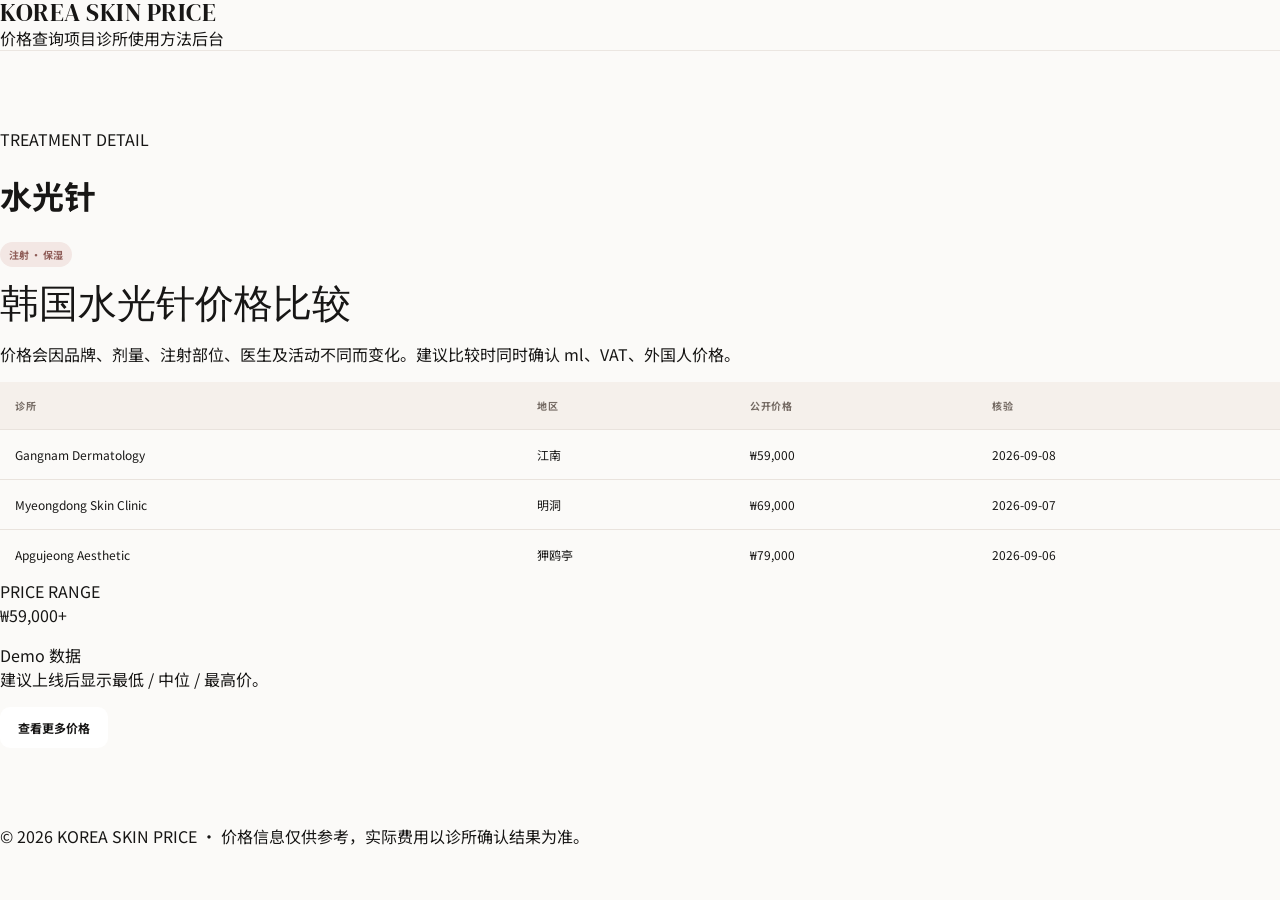
<file: treatment.html>
<!doctype html><html lang="zh-CN"><head><meta charset="utf-8"><meta name="viewport" content="width=device-width,initial-scale=1"><title>项目详情 | KOREA SKIN PRICE</title><link rel="stylesheet" href="assets/style.css"></head><body>
<header><div class="wrap nav"><a class="logo" href="index.html">KOREA <span>SKIN</span> PRICE</a><nav class="menu"><a href="prices.html">价格查询</a><a href="treatments.html">项目</a><a href="clinics.html">诊所</a><a href="how.html">使用方法</a><a href="admin.html">后台</a></nav></div></header><main class="section"><div class="wrap"><div class="kicker">TREATMENT DETAIL</div><h1>水光针</h1><div class="detail"><div class="panel"><span class="tag">注射 · 保湿</span><h2>韩国水光针价格比较</h2><p class="muted">价格会因品牌、剂量、注射部位、医生及活动不同而变化。建议比较时同时确认 ml、VAT、外国人价格。</p><table class="table"><tr><th>诊所</th><th>地区</th><th>公开价格</th><th>核验</th></tr><tr><td>Gangnam Dermatology</td><td>江南</td><td>₩59,000</td><td>2026-09-08</td></tr><tr><td>Myeongdong Skin Clinic</td><td>明洞</td><td>₩69,000</td><td>2026-09-07</td></tr><tr><td>Apgujeong Aesthetic</td><td>狎鸥亭</td><td>₩79,000</td><td>2026-09-06</td></tr></table></div><div class="panel"><div class="kicker">PRICE RANGE</div><div class="bigprice">₩59,000+</div><p class="muted">Demo 数据<br>建议上线后显示最低 / 中位 / 最高价。</p><a class="btn" href="prices.html">查看更多价格</a></div></div></div></main><footer><div class="wrap">© 2026 KOREA SKIN PRICE · 价格信息仅供参考，实际费用以诊所确认结果为准。</div></footer><script></script></body></html>
</file>
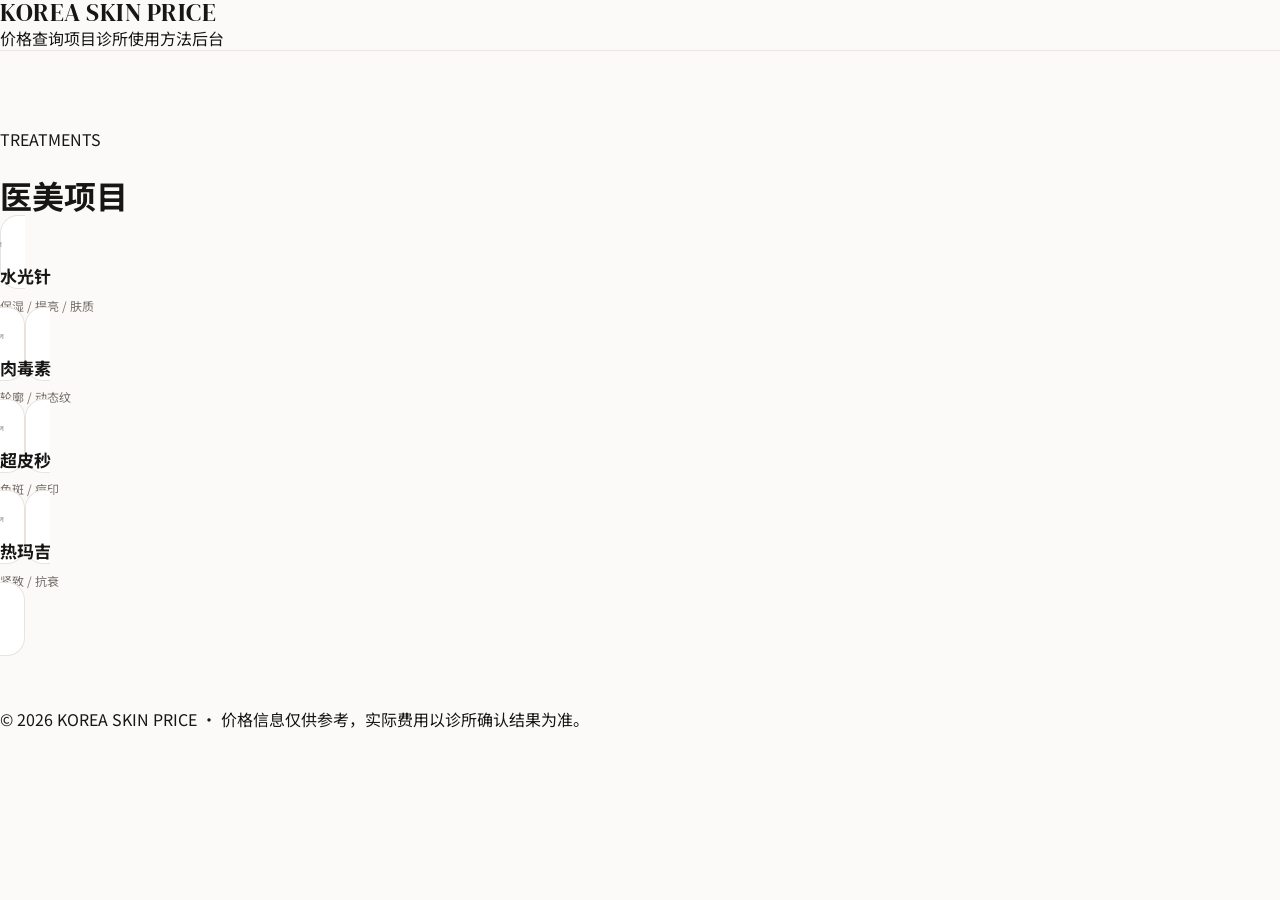
<file: treatments.html>
<!doctype html><html lang="zh-CN"><head><meta charset="utf-8"><meta name="viewport" content="width=device-width,initial-scale=1"><title>医美项目 | KOREA SKIN PRICE</title><link rel="stylesheet" href="assets/style.css"></head><body>
<header><div class="wrap nav"><a class="logo" href="index.html">KOREA <span>SKIN</span> PRICE</a><nav class="menu"><a href="prices.html">价格查询</a><a href="treatments.html">项目</a><a href="clinics.html">诊所</a><a href="how.html">使用方法</a><a href="admin.html">后台</a></nav></div></header><main class="section"><div class="wrap"><div class="kicker">TREATMENTS</div><h1>医美项目</h1><div class="grid4"><a class="card" href="treatment.html?id=water"><h3>水光针</h3><p class="muted">保湿 / 提亮 / 肤质</p></a><a class="card" href="treatment.html?id=botox"><h3>肉毒素</h3><p class="muted">轮廓 / 动态纹</p></a><a class="card" href="treatment.html?id=pico"><h3>超皮秒</h3><p class="muted">色斑 / 痘印</p></a><a class="card" href="treatment.html?id=thermage"><h3>热玛吉</h3><p class="muted">紧致 / 抗衰</p></a></div></div></main><footer><div class="wrap">© 2026 KOREA SKIN PRICE · 价格信息仅供参考，实际费用以诊所确认结果为准。</div></footer><script></script></body></html>
</file>
<file: assets/style.css>
@import url('https://fonts.googleapis.com/css2?family=DM+Serif+Display&family=Noto+Sans+SC:wght@400;500;600;700&family=Noto+Sans+KR:wght@400;500;600;700&display=swap');
:root{--ink:#171615;--muted:#77716b;--line:#e9e3dd;--paper:#fbfaf8;--white:#fff;--rose:#b87570;--rose-soft:#f3e7e4;--sand:#efe7df;--deep:#27221f;--green:#66715f}
*{box-sizing:border-box}html{scroll-behavior:smooth}body{margin:0;color:var(--ink);background:var(--paper);font-family:'Noto Sans SC','Noto Sans KR',Arial,sans-serif;-webkit-font-smoothing:antialiased}a{text-decoration:none;color:inherit}.container{width:min(1180px,calc(100% - 40px));margin:auto}.topbar{background:var(--deep);color:#eee9e4;font-size:11px;letter-spacing:.04em}.topbar .container{height:34px;display:flex;align-items:center;justify-content:space-between}.nav{position:sticky;top:0;z-index:50;background:rgba(251,250,248,.94);backdrop-filter:blur(14px);border-bottom:1px solid rgba(233,227,221,.85)}.navin{height:78px;display:flex;align-items:center;justify-content:space-between}.logo{font-family:'DM Serif Display',Georgia,serif;font-size:25px;letter-spacing:.02em;line-height:1}.logo small{display:block;font-family:Arial,sans-serif;font-size:8px;letter-spacing:.2em;color:#8b817a;margin-top:7px}.navlinks{display:flex;gap:30px;font-size:13px;font-weight:600}.navlinks a{position:relative;padding:8px 0}.navlinks a:after{content:'';position:absolute;left:0;bottom:2px;width:0;height:1px;background:var(--rose);transition:.25s}.navlinks a:hover:after{width:100%}.hero{position:relative;overflow:hidden;background:var(--deep);color:#fff;padding:78px 0 84px}.hero:before{content:'';position:absolute;width:520px;height:520px;border-radius:50%;right:-180px;top:-250px;background:radial-gradient(circle,rgba(184,117,112,.42),rgba(184,117,112,0) 68%)}.hero:after{content:'';position:absolute;width:420px;height:420px;border-radius:50%;left:-260px;bottom:-300px;background:rgba(239,231,223,.06)}.hero-grid{display:grid;grid-template-columns:1.08fr .92fr;gap:58px;align-items:center;position:relative;z-index:1}.eyebrow{font-size:10px;letter-spacing:.22em;color:#cdb4a9;text-transform:uppercase;font-weight:700}.hero h1{font-family:'DM Serif Display',Georgia,serif;font-size:clamp(48px,6vw,76px);line-height:1.02;font-weight:400;margin:16px 0 20px;letter-spacing:-.02em}.hero h1 span{display:block;font-family:'Noto Sans SC','Noto Sans KR',sans-serif;font-size:.46em;line-height:1.35;letter-spacing:.01em;font-weight:500;color:#eee6df;margin-top:14px}.hero p{color:#d8d0ca;line-height:1.9;font-size:14px;max-width:620px;margin:0}.searchbox{display:flex;background:#fff;padding:6px;border-radius:14px;max-width:690px;margin-top:30px;box-shadow:0 16px 45px rgba(0,0,0,.18)}.searchbox input{flex:1;border:0;outline:0;padding:15px 16px;font:inherit;font-size:14px;min-width:0}.searchbox button{border:0;border-radius:10px;padding:0 24px;background:var(--rose);color:#fff;font-weight:700;cursor:pointer}.hero-note{display:flex;gap:24px;margin-top:24px;color:#aaa19b;font-size:11px}.hero-note strong{color:#f0eae6;font-size:16px;display:block;margin-bottom:3px}.hero-visual{position:relative}.price-sheet{background:#eee7e0;padding:12px 12px 30px;transform:rotate(2.2deg);box-shadow:0 25px 55px rgba(0,0,0,.28);max-width:420px;margin:auto}.price-sheet img{display:block;width:100%;height:360px;object-fit:cover;object-position:top;border:1px solid rgba(0,0,0,.08)}.sheet-label{color:#5b514a;font-size:10px;letter-spacing:.16em;margin-top:12px}.sheet-sticker{position:absolute;right:0;bottom:15px;background:#fff;color:var(--ink);padding:13px 16px;box-shadow:0 10px 30px rgba(0,0,0,.16);font-size:11px}.sheet-sticker b{font-size:18px;display:block;margin-bottom:3px}.section{padding:76px 0}.section.alt{background:#f1ece7}.section-head{display:flex;align-items:end;justify-content:space-between;gap:20px;margin-bottom:28px}.section h2{font-family:'DM Serif Display',Georgia,serif;font-size:39px;line-height:1.1;font-weight:400;margin:0 0 8px}.section-head p,.lead{color:var(--muted);font-size:13px;line-height:1.8;margin:0}.link-arrow{font-size:12px;font-weight:700;border-bottom:1px solid var(--ink);padding-bottom:4px;white-space:nowrap}.stats{display:grid;grid-template-columns:repeat(4,1fr);border-top:1px solid var(--line);border-bottom:1px solid var(--line)}.stat{padding:23px 20px;border-right:1px solid var(--line)}.stat:last-child{border-right:0}.stat b{display:block;font-family:'DM Serif Display',Georgia,serif;font-size:30px;font-weight:400}.stat span{font-size:11px;color:var(--muted)}.grid{display:grid;grid-template-columns:repeat(3,1fr);gap:18px}.card{background:#fff;border:1px solid var(--line);padding:24px;border-radius:18px;transition:.25s;position:relative;overflow:hidden}.card:hover{transform:translateY(-4px);box-shadow:0 16px 40px rgba(47,35,29,.08)}.card:after{content:'↗';position:absolute;right:20px;top:20px;color:#aaa;font-size:14px}.tag{display:inline-flex;align-items:center;padding:5px 9px;border-radius:99px;background:var(--rose-soft);color:#8f5d58;font-size:10px;font-weight:700;margin-bottom:16px}.card h3{font-size:17px;line-height:1.45;margin:0 35px 7px 0}.card p{color:var(--muted);font-size:12px;line-height:1.6;margin:0 0 17px}.price{font-size:26px;font-weight:700;letter-spacing:-.02em}.old{text-decoration:line-through;color:#aaa;font-size:11px;margin-left:7px;font-weight:400}.sub{color:#9a918b;font-size:10px;margin-top:7px}.compare-cta{margin-top:26px;padding:28px 32px;background:var(--deep);color:#fff;border-radius:20px;display:flex;align-items:center;justify-content:space-between;gap:20px}.compare-cta h3{font-family:'DM Serif Display',Georgia,serif;font-size:27px;font-weight:400;margin:0 0 5px}.compare-cta p{font-size:12px;color:#c8c0ba;margin:0}.btn{display:inline-flex;align-items:center;justify-content:center;padding:12px 18px;border-radius:10px;background:#fff;color:var(--ink);font-size:12px;font-weight:700;white-space:nowrap}.btn.dark{background:var(--ink);color:#fff}.btn.rose{background:var(--rose);color:#fff}.info{display:grid;grid-template-columns:1.1fr .9fr;gap:18px}.clinicbox{background:#fff;border:1px solid var(--line);border-radius:20px;padding:30px}.clinicbox h2{font-size:30px;margin-bottom:4px}.clinicbox dl{display:grid;grid-template-columns:90px 1fr;gap:12px;margin:22px 0 0;font-size:13px}.clinicbox dt{color:#9a918b}.clinicbox dd{margin:0;line-height:1.65}.verified{display:flex;align-items:center;gap:8px;font-size:10px;letter-spacing:.12em;color:var(--green);font-weight:700}.verified:before{content:'✓';width:20px;height:20px;border-radius:50%;background:#e7ece4;display:inline-flex;align-items:center;justify-content:center}.notice{background:#fff8f0;border:1px solid #ead9c6;padding:17px;border-radius:12px;color:#76583d;line-height:1.75;font-size:12px}.pricebar{display:flex;gap:8px;flex-wrap:wrap;margin:24px 0 16px}.filter{border:1px solid var(--line);background:#fff;border-radius:999px;padding:9px 13px;cursor:pointer;color:#625a54;font:inherit;font-size:11px}.filter.active{background:var(--deep);border-color:var(--deep);color:#fff}.tablewrap{overflow:auto;background:#fff;border:1px solid var(--line);border-radius:18px;box-shadow:0 8px 30px rgba(50,35,25,.04)}table{width:100%;border-collapse:collapse;min-width:800px}th,td{padding:16px 15px;border-bottom:1px solid var(--line);text-align:left;font-size:12px;vertical-align:top}th{background:#f5f0eb;color:#756b64;font-size:10px;letter-spacing:.06em;text-transform:uppercase}tr:last-child td{border-bottom:0}.kr{font-weight:700;font-size:13px}.sale{font-weight:800;font-size:17px}.vat{font-size:10px;color:#a95e54;margin-top:3px}.gallery{display:grid;grid-template-columns:1fr 1fr;gap:18px}.gallery img{width:100%;display:block;border-radius:16px;border:1px solid var(--line);box-shadow:0 10px 30px rgba(45,32,25,.07)}.steps{display:grid;grid-template-columns:repeat(3,1fr);gap:18px}.step{background:#fff;border:1px solid var(--line);border-radius:18px;padding:25px}.step-num{font-family:'DM Serif Display',Georgia,serif;font-size:30px;color:var(--rose)}.step h3{margin:10px 0 7px;font-size:16px}.step p{color:var(--muted);font-size:12px;line-height:1.8;margin:0}.footer{background:var(--deep);color:#a9a09a;padding:38px 0;font-size:11px;line-height:2}.footer strong{color:#eee7e2;font-family:'DM Serif Display',Georgia,serif;font-size:22px;font-weight:400;display:block;margin-bottom:8px}.empty{padding:50px!important;text-align:center;color:var(--muted)}
@media(max-width:900px){.hero-grid{grid-template-columns:1fr}.hero-visual{display:none}.grid{grid-template-columns:1fr 1fr}.stats{grid-template-columns:1fr 1fr}.stat:nth-child(2){border-right:0}.stat:nth-child(-n+2){border-bottom:1px solid var(--line)}.info{grid-template-columns:1fr}.steps{grid-template-columns:1fr}.section{padding:58px 0}}
@media(max-width:560px){.container{width:calc(100% - 24px)}.topbar .container span:last-child{display:none}.navin{height:68px}.logo{font-size:21px}.logo small{font-size:6px}.navlinks{gap:14px;font-size:11px}.hero{padding:55px 0 60px}.hero h1{font-size:50px}.hero-note{gap:14px}.searchbox{height:54px}.searchbox button{padding:0 15px}.section-head{display:block}.section-head .link-arrow{display:inline-block;margin-top:15px}.grid{grid-template-columns:1fr}.stats{grid-template-columns:1fr 1fr}.stat{padding:18px 13px}.stat b{font-size:25px}.compare-cta{display:block;padding:24px}.compare-cta .btn{margin-top:18px}.clinicbox{padding:22px}.clinicbox dl{grid-template-columns:70px 1fr;font-size:12px}.gallery{grid-template-columns:1fr}.pricebar{gap:6px}.filter{padding:8px 10px}.tablewrap{border-radius:14px}.section h2{font-size:33px}}
</file>
